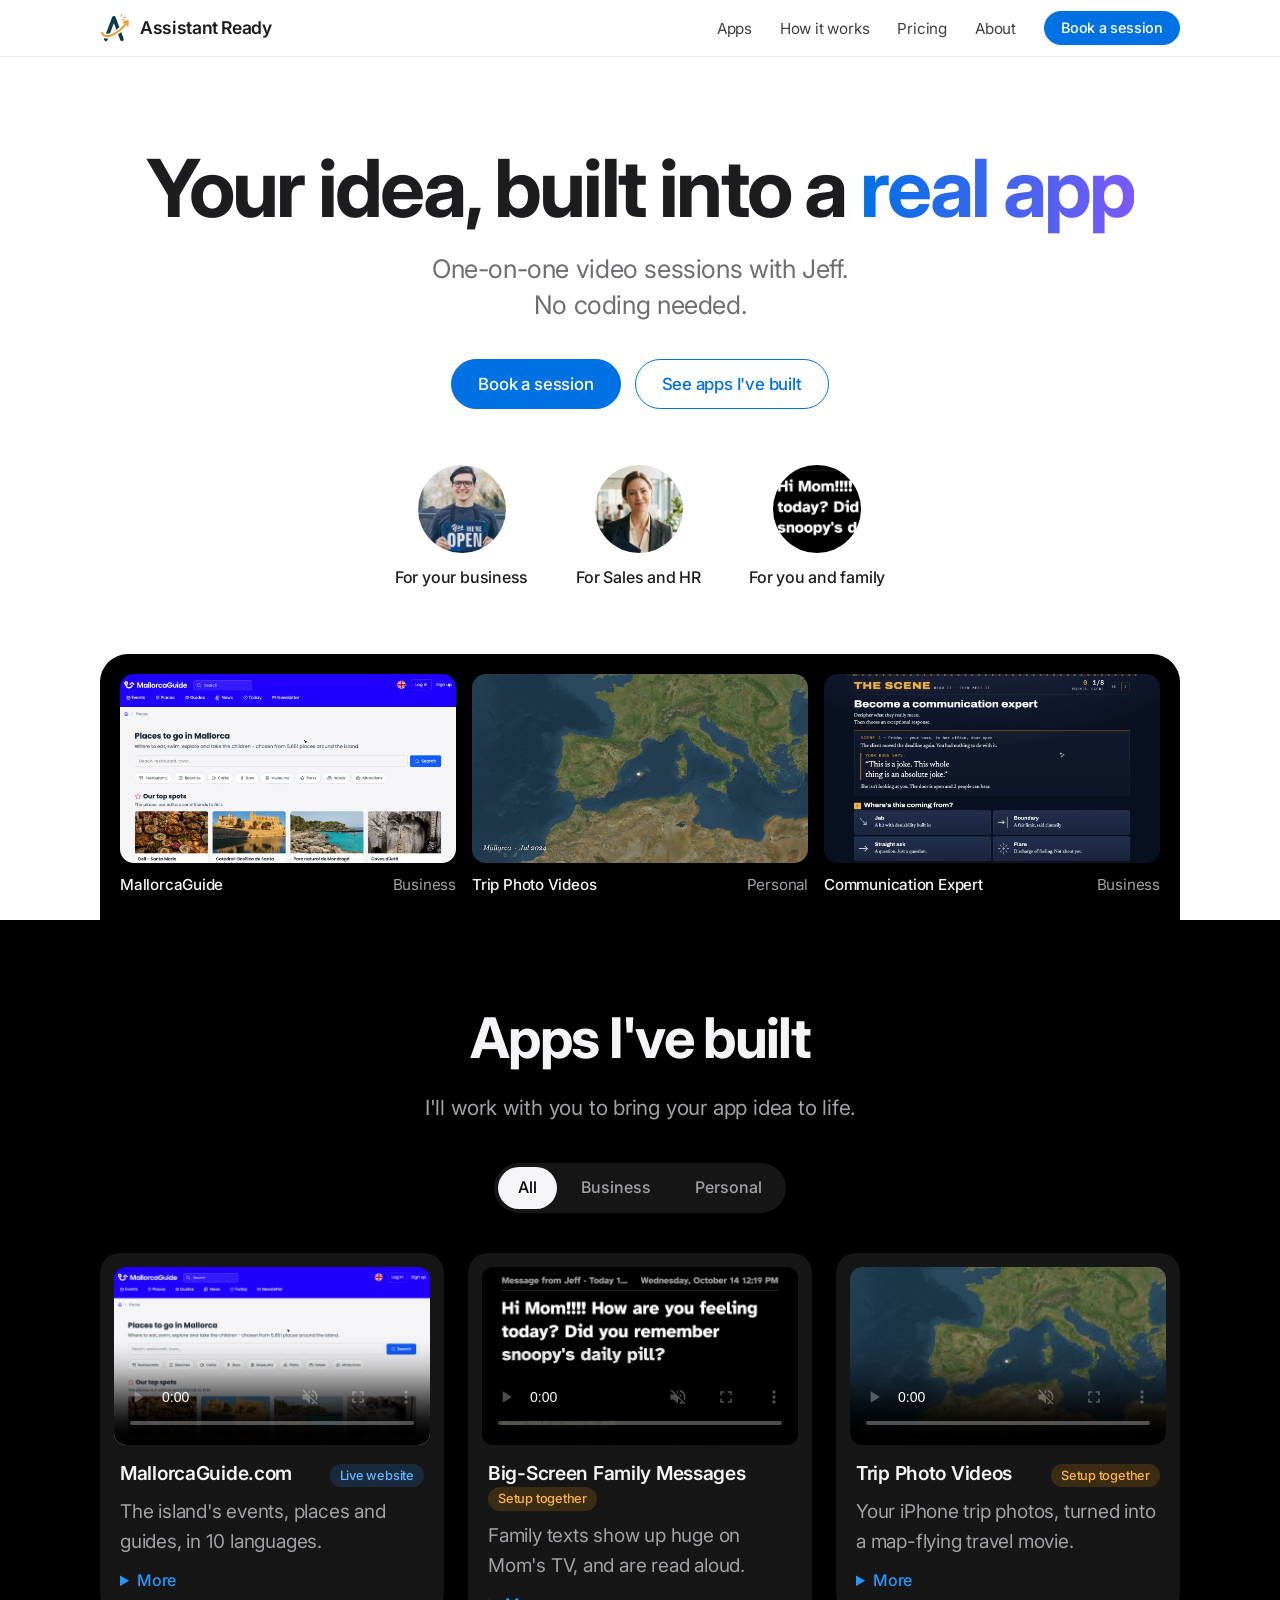
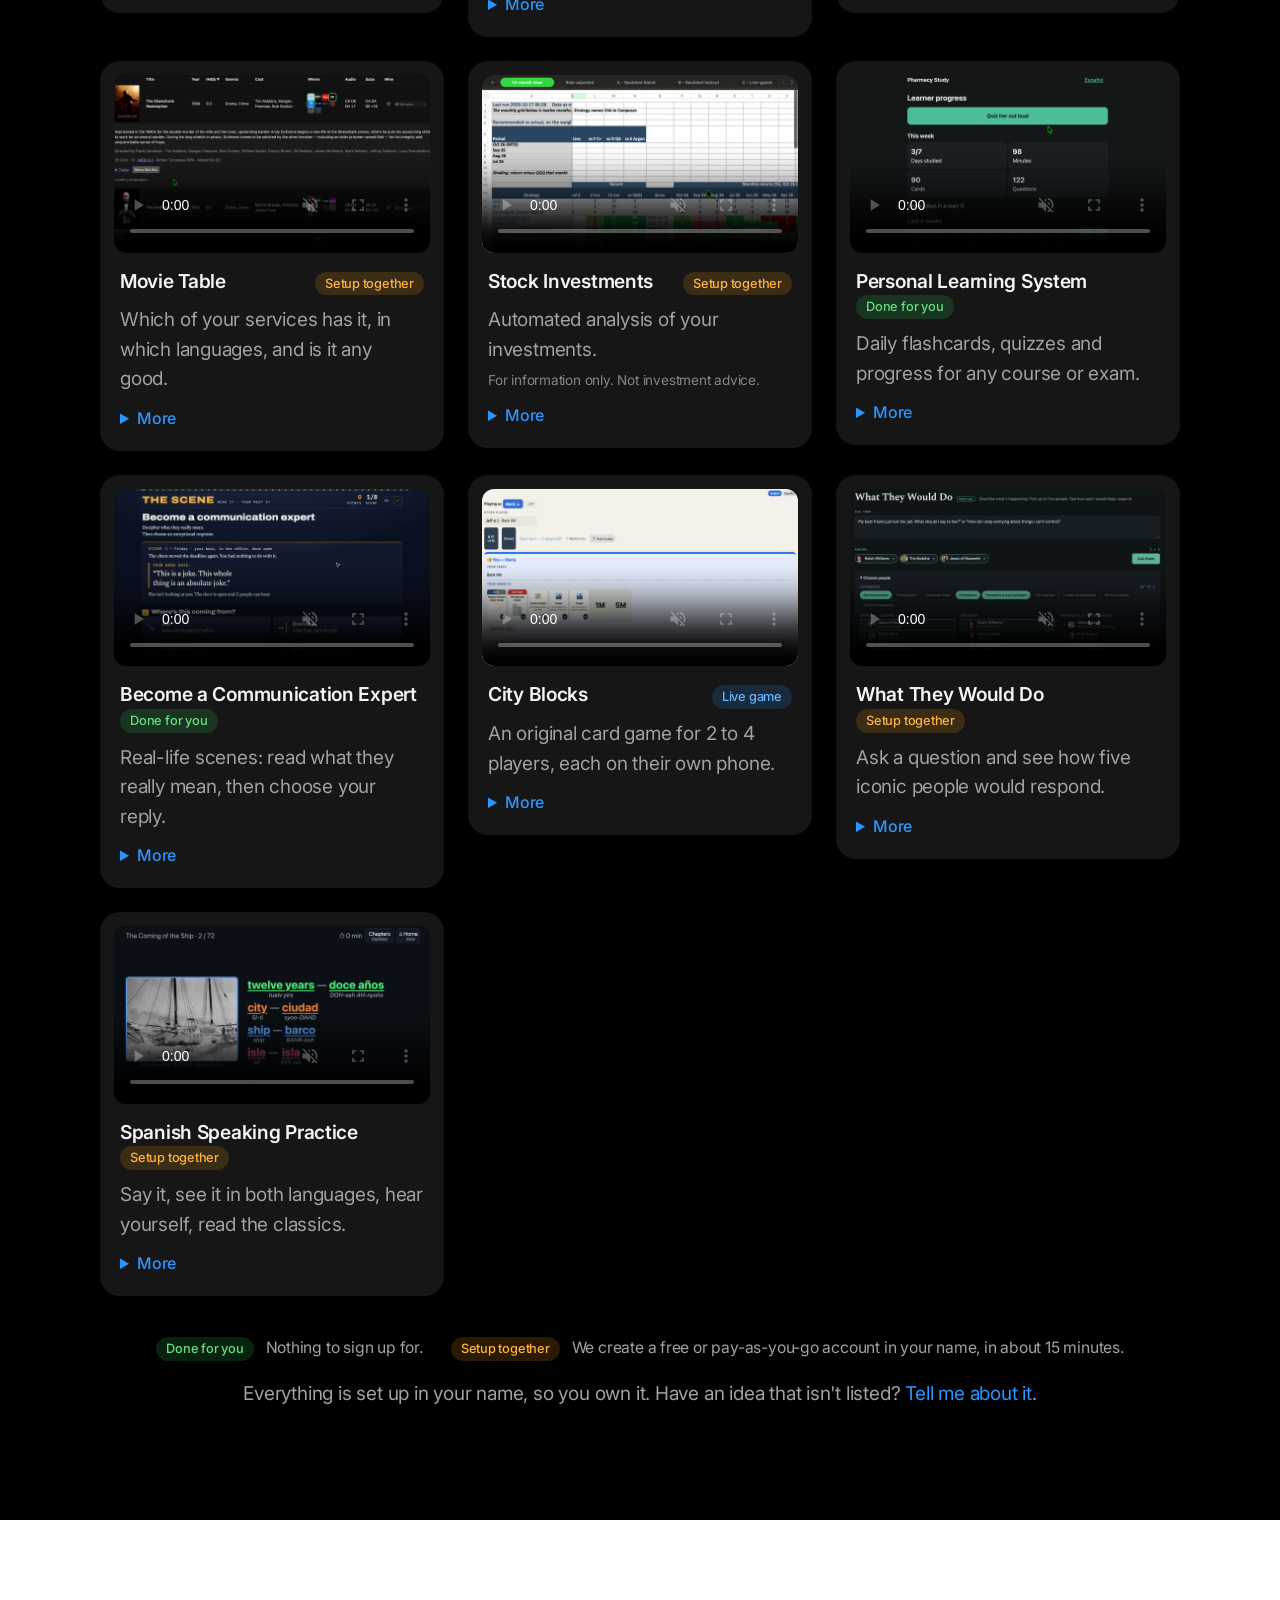
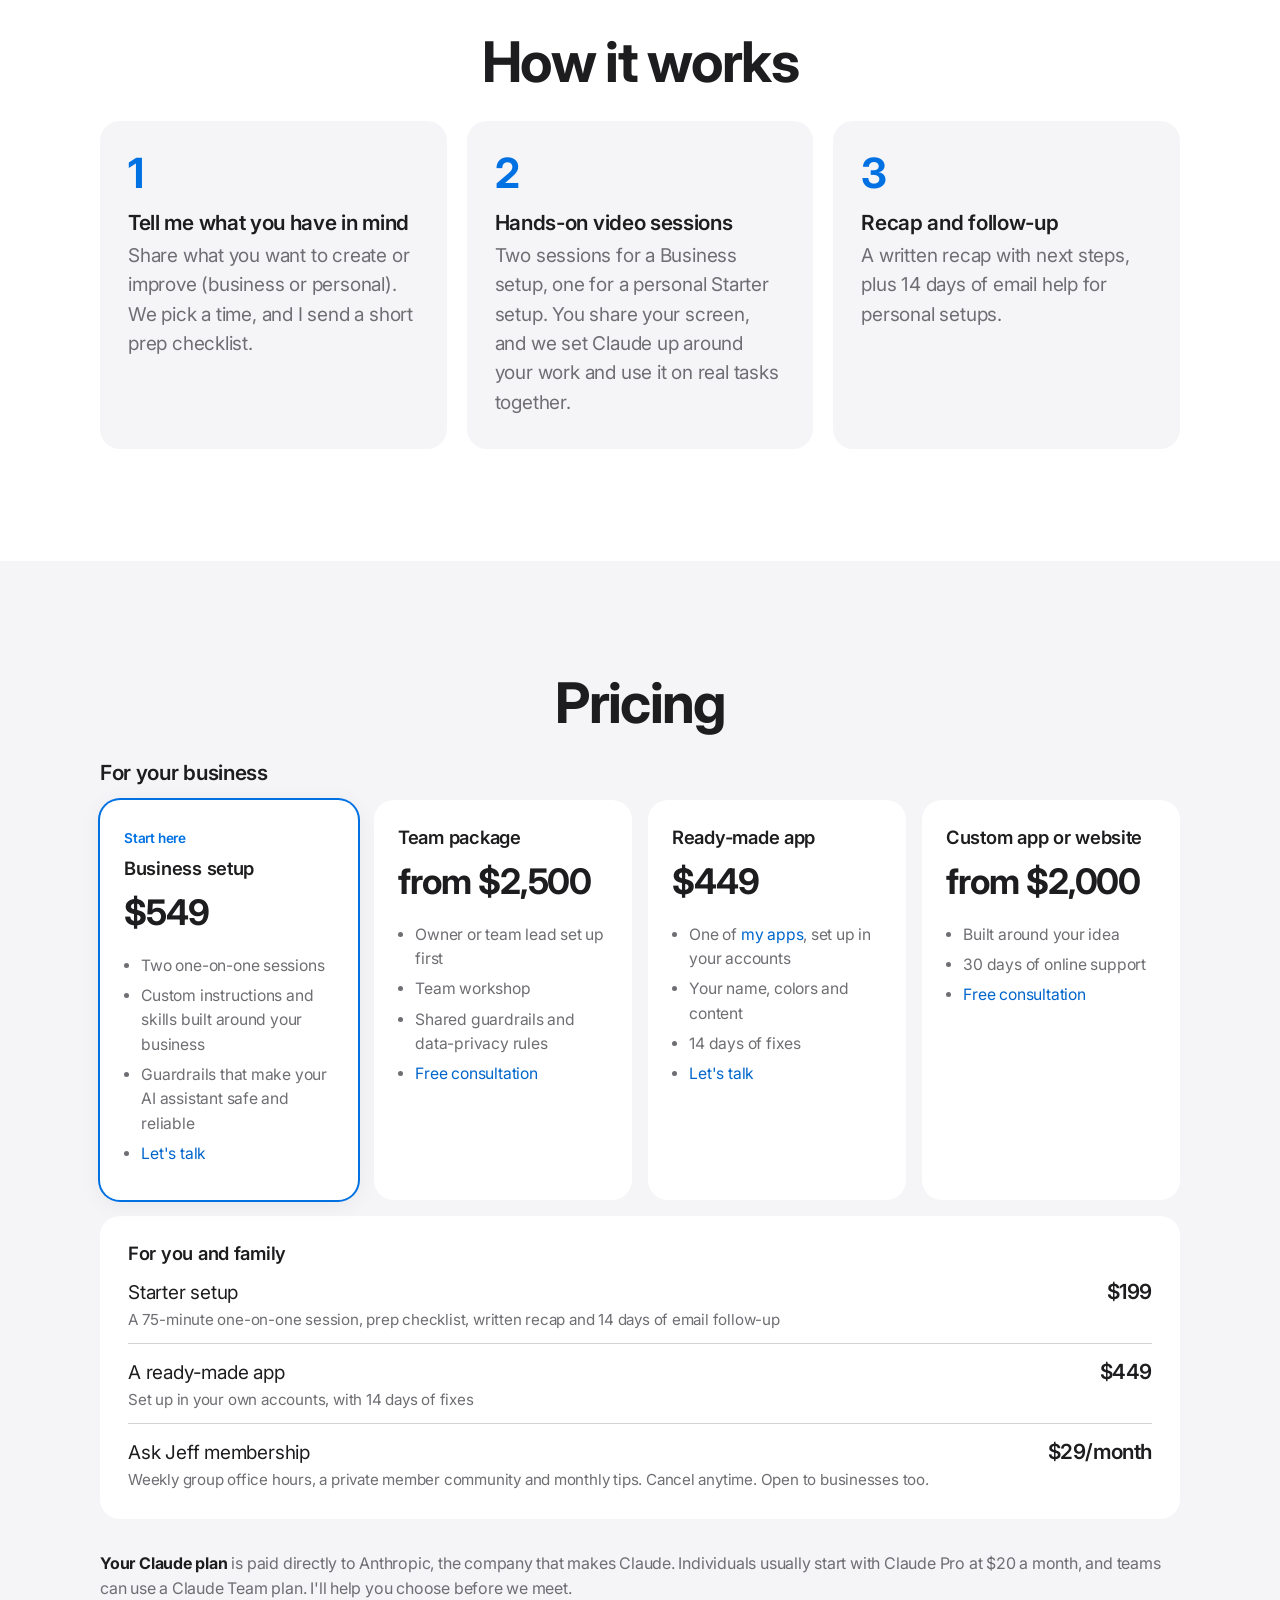
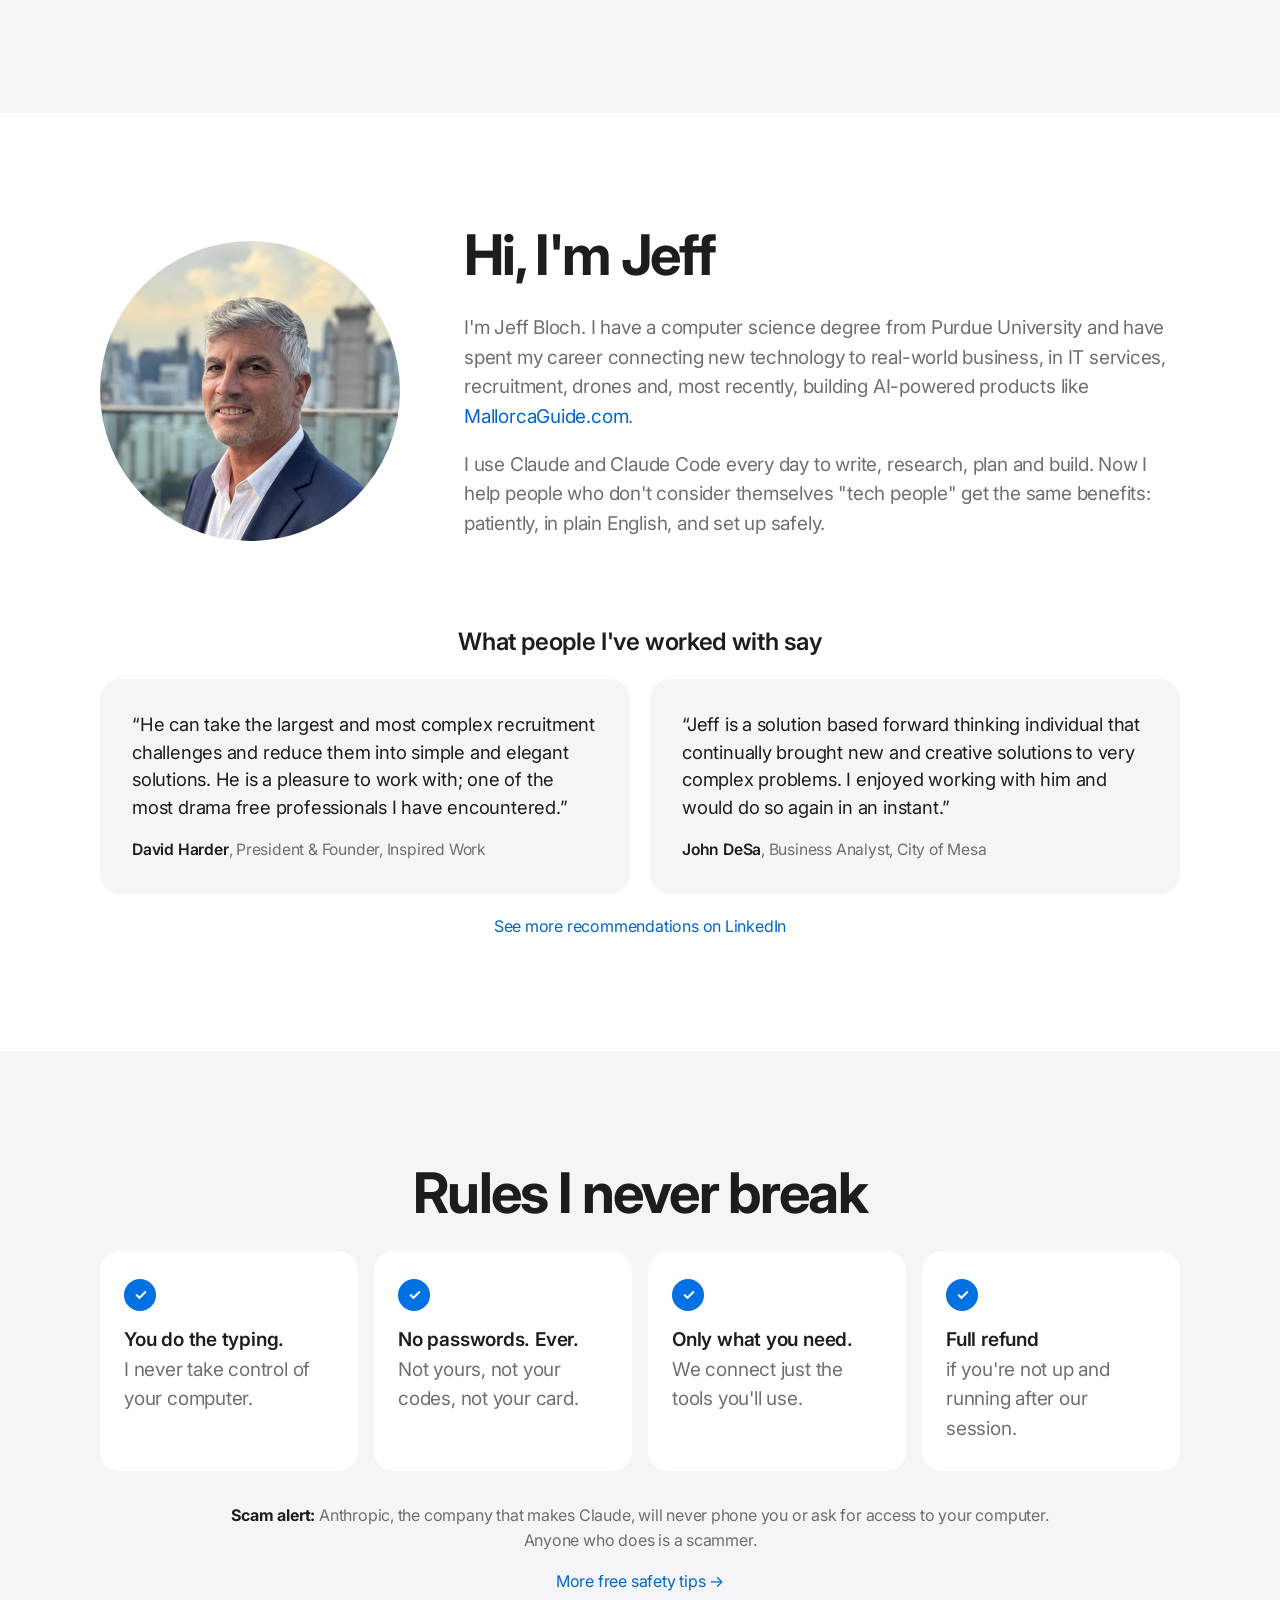
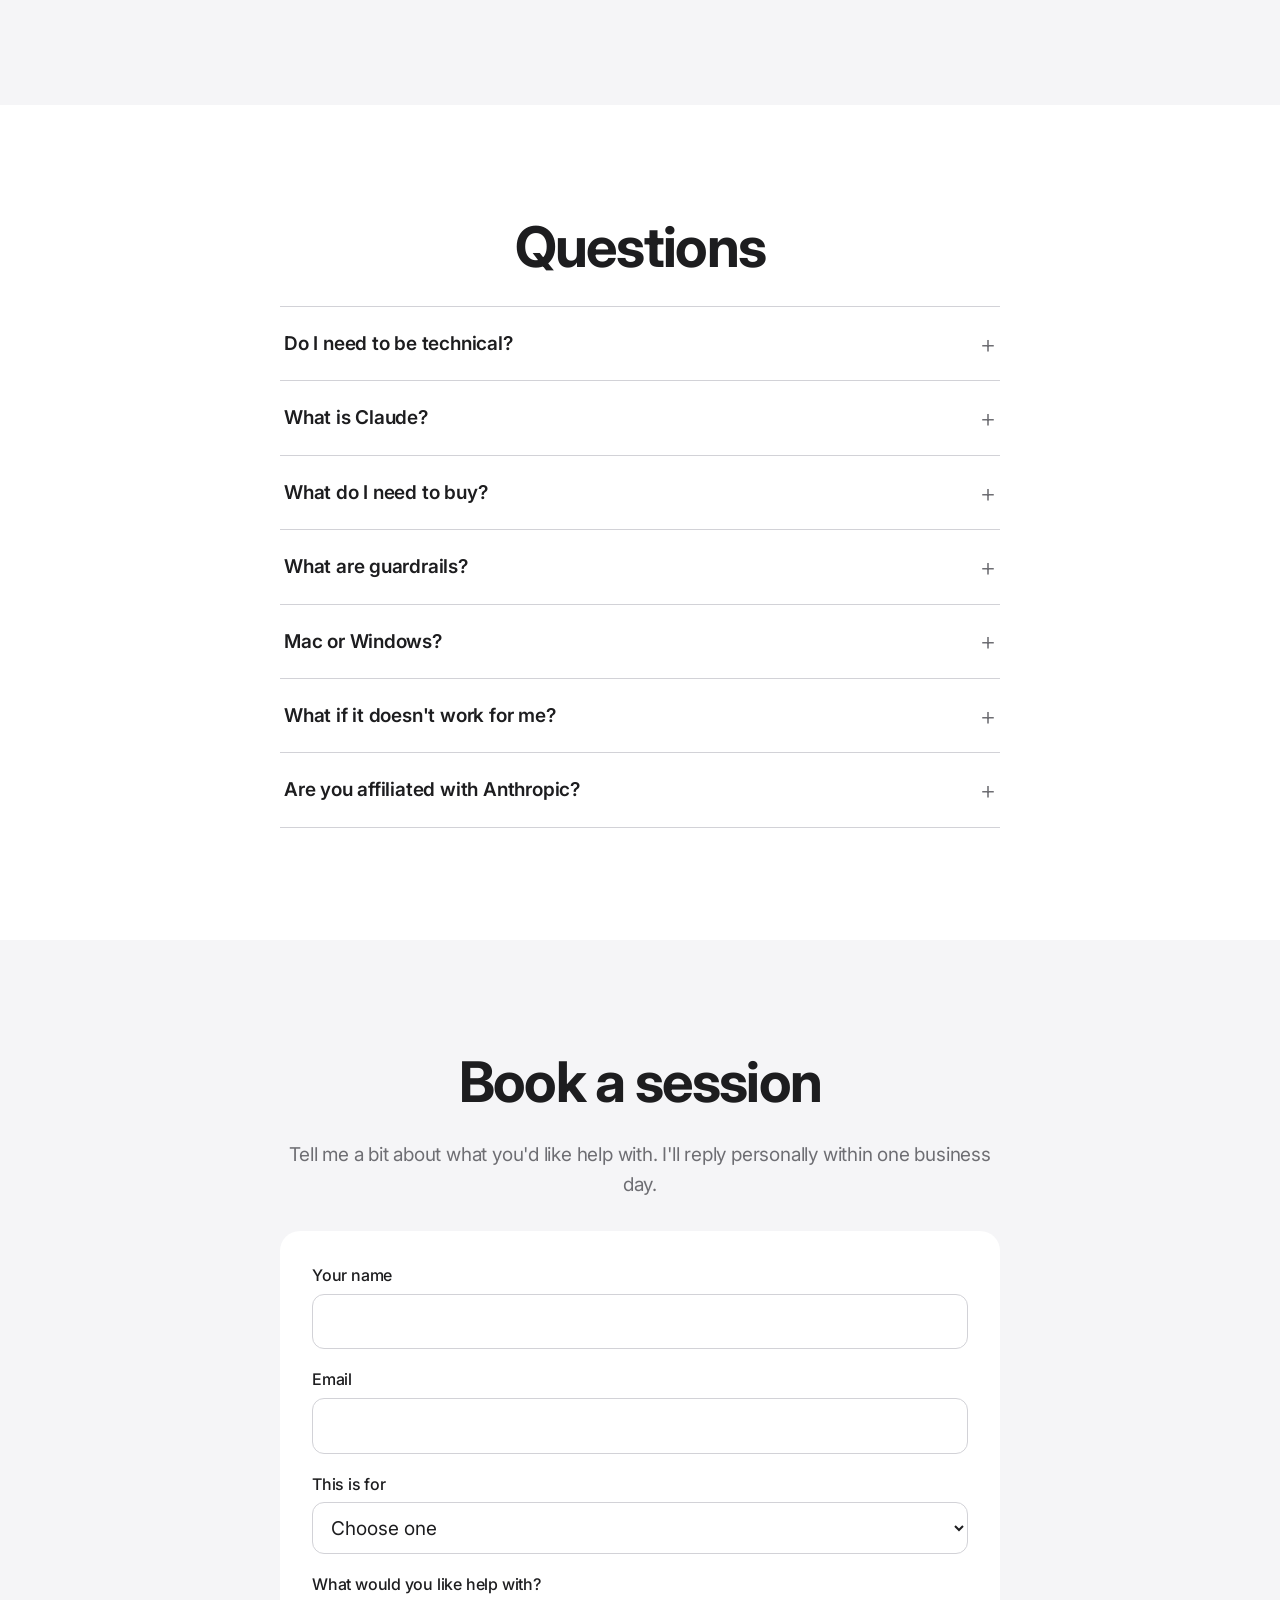
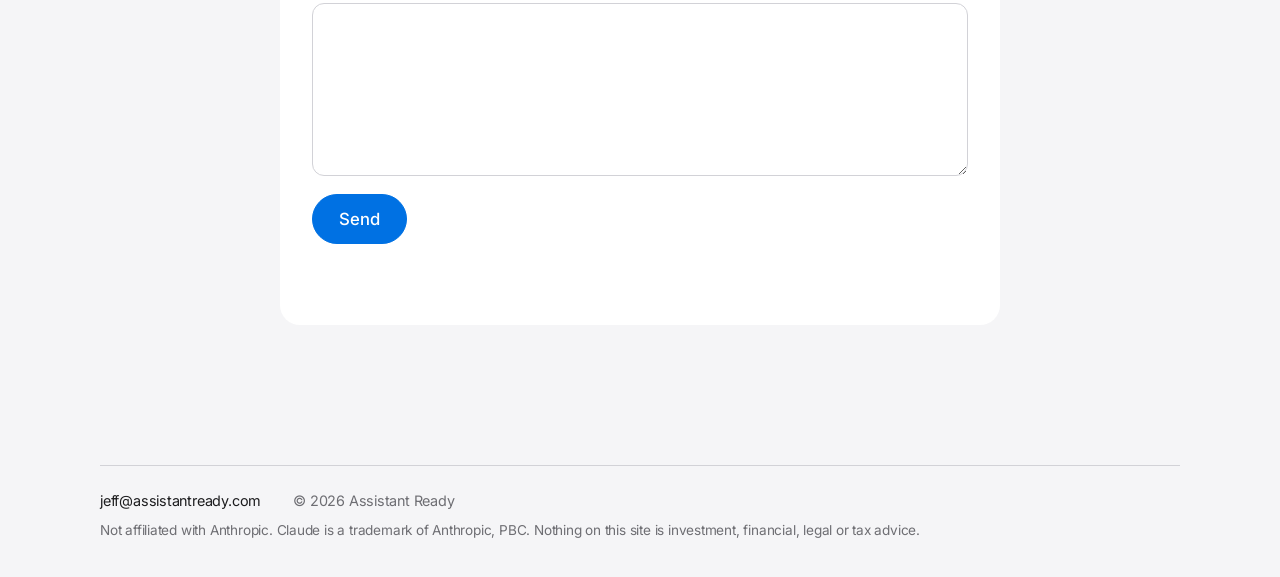
<file: index.html>
<!doctype html>
<html lang="en">
<head>
  <meta charset="utf-8">
  <meta name="viewport" content="width=device-width, initial-scale=1">
  <title>Assistant Ready — Your AI assistant set up safely, your ideas built into apps</title>
  <meta name="description" content="One-on-one video sessions that set up Claude, the AI assistant, for your business with guardrails that make it safe and reliable, then turn your ideas into websites and apps. For small businesses, sales and HR teams, and individuals.">
  <meta property="og:type" content="website">
  <meta property="og:url" content="https://assistantready.com/">
  <meta property="og:title" content="Assistant Ready — Your AI assistant set up safely, your ideas built into apps">
  <meta property="og:description" content="Patient, plain-English setup of Claude for small businesses, then your ideas built into websites and apps.">
  <meta property="og:image" content="https://assistantready.com/images/logo/og-image.png">
  <meta property="og:image:width" content="1200">
  <meta property="og:image:height" content="630">
  <meta name="twitter:card" content="summary_large_image">
  <meta name="theme-color" content="#ffffff">
  <link rel="icon" href="images/logo/icon.svg" type="image/svg+xml">
  <link rel="icon" href="images/logo/favicon-32.png" sizes="32x32" type="image/png">
  <link rel="apple-touch-icon" href="images/logo/apple-touch-icon.png">
  <link rel="preconnect" href="https://fonts.googleapis.com">
  <link rel="preconnect" href="https://fonts.gstatic.com" crossorigin>
  <link href="https://fonts.googleapis.com/css2?family=Inter:wght@400;500;600;700&display=swap" rel="stylesheet">
  <link rel="stylesheet" href="styles.css?v=10">
</head>
<body>
  <a class="skip-link" href="#main">Skip to content</a>

  <header class="site-header">
    <div class="container header-inner">
      <a href="#top" class="wordmark" aria-label="Assistant Ready home">
        <img src="images/logo/mark.svg" alt="" class="wordmark-mark" width="46" height="40">
        Assistant Ready
      </a>
      <nav aria-label="Main">
        <ul class="nav-links">
          <li><a href="#apps">Apps</a></li>
          <li><a href="#how">How it works</a></li>
          <li><a href="#pricing">Pricing</a></li>
          <li><a href="#about">About</a></li>
          <li><a href="#contact" class="btn btn-small">Book a session</a></li>
        </ul>
      </nav>
    </div>
  </header>

  <main id="main">
    <section class="hero" id="top">
      <div class="container hero-inner">
        <h1>Your idea, built into a <mark>real&nbsp;app</mark></h1>
        <p class="lead">One-on-one video sessions with Jeff.<br>No coding needed.</p>
        <div class="hero-actions">
          <a href="#contact" class="btn">Book a session</a>
          <a href="#apps" class="btn btn-ghost">See apps I've built</a>
        </div>
        <ul class="shortcuts" aria-label="Apps by who they're for">
          <li><a href="#apps" data-filter="business"><img src="images/shortcuts/business.jpg?v=2" alt="" width="96" height="96">For your business</a></li>
          <li><a href="#apps" data-filter="business"><img src="images/shortcuts/hr.jpg?v=4" alt="" width="96" height="96">For Sales and HR</a></li>
          <li><a href="#apps" data-filter="personal"><img src="images/shortcuts/family.jpg" alt="" width="96" height="96">For you and family</a></li>
        </ul>
      </div>
      <div class="container reel" aria-label="A few of the apps, playing">
        <figure><video src="images/projects/mallorcaguide-sample.mp4" poster="images/projects/mallorcaguide-sample-poster.jpg" width="1280" height="720" autoplay muted loop playsinline preload="metadata" aria-hidden="true"></video><figcaption>MallorcaGuide <span>Business</span></figcaption></figure>
        <figure><video src="images/apps/journey-sample.mp4" poster="images/apps/journey-sample-poster.jpg" width="1280" height="720" autoplay muted loop playsinline preload="metadata" aria-hidden="true"></video><figcaption>Trip Photo Videos <span>Personal</span></figcaption></figure>
        <figure><video src="images/apps/communication-expert-sample.mp4" poster="images/apps/communication-expert-sample-poster.jpg" width="1280" height="720" autoplay muted loop playsinline preload="metadata" aria-hidden="true"></video><figcaption>Communication Expert <span>Business</span></figcaption></figure>
      </div>
    </section>

    <section class="section band" id="apps" aria-labelledby="apps-title">
      <div class="container">
        <h2 id="apps-title">Apps I've built</h2>
        <p class="section-lead">I'll work with you to bring your app idea to life.</p>
        <div class="filters" role="group" aria-label="Show apps for">
          <button type="button" data-filter="all" aria-pressed="true">All</button>
          <button type="button" data-filter="business" aria-pressed="false">Business</button>
          <button type="button" data-filter="personal" aria-pressed="false">Personal</button>
        </div>
        <div class="app-grid">
          <article class="app-card" data-for="business">
            <div class="app-shot"><video src="images/projects/mallorcaguide-sample.mp4" poster="images/projects/mallorcaguide-sample-poster.jpg" width="1280" height="720" autoplay muted loop playsinline controls preload="metadata" aria-label="MallorcaGuide in use: scrolling through photo cards of top places, then choosing Beaches to see rated beaches around the island"></video></div>
            <div class="app-meta"><h3>MallorcaGuide.com</h3><span class="badge badge-live">Live website</span></div>
            <p>The island's events, places and guides, in 10 languages.</p>
            <details class="more"><summary>More</summary><p>A complete guide to the island of Mallorca: an events calendar, places, travel guides, news and a newsletter. Anyone can add an event or guide for free, and the site translates it into 10 languages. I co-founded MallorcaGuide, and it's built and maintained with the latest AI tools.</p><p><a href="https://mallorcaguide.com" target="_blank" rel="noopener">Visit MallorcaGuide.com <span aria-hidden="true">&#8599;</span><span class="sr-only"> (opens in a new tab)</span></a></p></details>
          </article>
          <article class="app-card" data-for="personal">
            <div class="app-shot"><video src="images/apps/family-messages-sample.mp4" poster="images/apps/family-messages-sample-poster.jpg" width="1280" height="720" autoplay muted loop playsinline controls preload="metadata" aria-label="Big-Screen Family Messages on a TV: a large clock and date, then pressing NEXT shows a message from Jeff in very large white text on black, with a prompt to press TALK to reply"></video></div>
            <div class="app-meta"><h3>Big-Screen Family Messages</h3><span class="badge badge-together">Setup together</span></div>
            <p>Family texts show up huge on Mom's TV, and are read aloud.</p>
            <details class="more"><summary>More</summary><p>For an aging parent who struggles with texting. Family send messages from their phones, and they appear on the TV in huge, clear text and are read aloud in a natural voice. One key records a spoken reply, and the family gets it with a written transcript.</p></details>
          </article>
          <article class="app-card" data-for="personal">
            <div class="app-shot"><video src="images/apps/journey-sample.mp4" poster="images/apps/journey-sample-poster.jpg" width="1280" height="720" autoplay muted loop playsinline controls preload="metadata" aria-label="Sample Trip Photo Video, opening on a satellite map pinned at Mallorca, July 2024"></video></div>
            <div class="app-meta"><h3>Trip Photo Videos</h3><span class="badge badge-together">Setup together</span></div>
            <p>Your iPhone trip photos, turned into a map-flying travel movie.</p>
            <details class="more"><summary>More</summary><p>It groups your photos by place, picks the best shots, skips screenshots and duplicates, and flies a map from one stop to the next with names and dates. Run it again after every trip.</p></details>
          </article>
          <article class="app-card" data-for="personal">
            <div class="app-shot"><video src="images/apps/movie-table-sample.mp4" poster="images/apps/movie-table-sample-poster.jpg" width="1280" height="720" autoplay muted loop playsinline controls preload="metadata" aria-label="Movie Table in use: opening top-rated movies to see the plot, cast, scores, and which streaming services carry each one with audio and subtitle languages"></video></div>
            <div class="app-meta"><h3>Movie Table</h3><span class="badge badge-together">Setup together</span></div>
            <p>Which of your services has it, in which languages, and is it any good.</p>
            <details class="more"><summary>More</summary><p>Find movies by genre, actor and rating, see which of your streaming services has them, with audio and subtitle languages, and IMDb and Rotten Tomatoes scores. Keep a shared watch list, rate what you've seen, and get "more like this" picks.</p></details>
          </article>
          <article class="app-card" data-for="personal">
            <div class="app-shot"><video src="images/apps/stock-investments-sample.mp4" poster="images/apps/stock-investments-sample-poster.jpg" width="1280" height="720" autoplay muted loop playsinline controls preload="metadata" aria-label="Stock Investments in use: a spreadsheet of investment strategies scrolling across 3- and 12-month returns, comparisons with QQQ, monthly returns shaded green and red, and a health note for each strategy"></video></div>
            <div class="app-meta"><h3>Stock Investments</h3><span class="badge badge-together">Setup together</span></div>
            <p>Automated analysis of your investments.</p>
            <p class="app-disclaimer">For information only. Not investment advice.</p>
            <details class="more"><summary>More</summary><p>Tracks the investments and strategies you choose, compares them with benchmarks like the S&amp;P 500 and Nasdaq-100, and flags any that are slipping. You make every decision.</p><p>This is a tool for organizing your own information. It is not investment, financial or tax advice, and I don't recommend investments. The figures in the video are for illustration only. Past performance doesn't predict future results, and all investing involves risk, including loss of money. Talk to a licensed financial adviser before making investment decisions.</p></details>
          </article>
          <article class="app-card" data-for="personal business">
            <div class="app-shot"><video src="images/apps/pharmacy-tech-study-sample.mp4" poster="images/apps/pharmacy-tech-study-sample-poster.jpg" width="1280" height="720" autoplay muted loop playsinline controls preload="metadata" aria-label="Personal Learning System in use, set up for a pharmacy technician course: weekly study progress, mock exam grades, course modules with progress bars, flashcard decks and digital skills help"></video></div>
            <div class="app-meta"><h3>Personal Learning System</h3><span class="badge badge-done">Done for you</span></div>
            <p>Daily flashcards, quizzes and progress for any course or exam.</p>
            <details class="more"><summary>More</summary><p>A daily study companion for any course, exam or new skill: flashcards scheduled for review, practice quizzes, summaries and progress for every module, in the languages you need.</p></details>
          </article>
          <article class="app-card" data-for="business personal">
            <div class="app-shot"><video src="images/apps/communication-expert-sample.mp4" poster="images/apps/communication-expert-sample-poster.jpg" width="1280" height="720" autoplay muted loop playsinline controls preload="metadata" aria-label="Become a Communication Expert in use: reading what a boss really means, choosing Flare, then choosing the Sage voice and seeing the strongest response"></video></div>
            <div class="app-meta"><h3>Become a Communication Expert</h3><span class="badge badge-done">Done for you</span></div>
            <p>Real-life scenes: read what they really mean, then choose your reply.</p>
            <details class="more"><summary>More</summary><p>A game of real-life scenes for employees, bosses, spouses and parents. Read what's really behind what someone says, then choose how to meet it, scoring points as you go. In English and Spanish.</p></details>
          </article>
          <article class="app-card" data-for="personal">
            <div class="app-shot"><video src="images/apps/city-blocks-sample.mp4" poster="images/apps/city-blocks-sample-poster.jpg" width="1280" height="720" autoplay muted loop playsinline controls preload="metadata" aria-label="City Blocks in use: two players take turns placing lots into colored neighborhoods and banking money cards, with the screen switching to whoever moves next"></video></div>
            <div class="app-meta"><h3>City Blocks</h3><span class="badge badge-live">Live game</span></div>
            <p>An original card game for 2 to 4 players, each on their own phone.</p>
            <details class="more"><summary>More</summary><p>Build three complete neighborhoods before your friends do. One player creates a room and shares a 4-letter code, and everyone joins from their own phone or computer. Nothing to install and no accounts. Play against yourself to learn, in English or Spanish. Have a game idea of your own? We can build it together.</p><p><a href="https://city-blocks-game.netlify.app/" target="_blank" rel="noopener">Play City Blocks <span aria-hidden="true">&#8599;</span><span class="sr-only"> (opens in a new tab)</span></a></p></details>
          </article>
          <article class="app-card" data-for="personal">
            <div class="app-shot"><video src="images/apps/what-they-would-do-sample.mp4" poster="images/apps/what-they-would-do-sample-poster.jpg" width="1280" height="720" autoplay muted loop playsinline controls preload="metadata" aria-label="What They Would Do in use: asking how to help a friend who lost her job, choosing Robin Williams, the Buddha, Jesus and Viktor Frankl, then pressing Ask them as each card starts thinking"></video></div>
            <div class="app-meta"><h3>What They Would Do</h3><span class="badge badge-together">Setup together</span></div>
            <p>Ask a question and see how five iconic people would respond.</p>
            <details class="more"><summary>More</summary><p>Describe what's happening, pick up to five people, from philosophers and spiritual leaders to business titans, comedians and fictional characters, and see how each would likely respond.</p></details>
          </article>
          <article class="app-card" data-for="personal">
            <div class="app-shot"><video src="images/apps/spanish-speaking-sample.mp4" poster="images/apps/spanish-speaking-sample-poster.jpg" width="1280" height="720" autoplay muted loop playsinline controls preload="metadata" aria-label="Spanish Speaking Practice reading mode: opening The Prophet, then key words with pictures and pronunciation, and each passage in English and Spanish with matching words color-coded"></video></div>
            <div class="app-meta"><h3>Spanish Speaking Practice</h3><span class="badge badge-together">Setup together</span></div>
            <p>Say it, see it in both languages, hear yourself, read the classics.</p>
            <details class="more"><summary>More</summary><p>Say a sentence, see it in English and Spanish with matching words color-coded, then say it again and hear your own recording. A 1-on-1 mode lets you hold a real conversation, and a reading mode takes you through short classic books, with pictures and how to say each key word.</p></details>
          </article>
        </div>
        <ul class="badge-key">
          <li><span class="badge badge-done">Done for you</span> Nothing to sign up for.</li>
          <li><span class="badge badge-together">Setup together</span> We create a free or pay-as-you-go account in your name, in about 15 minutes.</li>
        </ul>
        <p class="band-note">Everything is set up in your name, so you own it. Have an idea that isn't listed? <a href="#contact">Tell me about it</a>.</p>
      </div>
    </section>

    <section class="section" id="how" aria-labelledby="how-title">
      <div class="container">
        <h2 id="how-title">How it works</h2>
        <ol class="steps">
          <li>
            <h3>Tell me what you have in mind</h3>
            <p>Share what you want to create or improve (business or personal). We pick a time, and I send a short prep checklist.</p>
          </li>
          <li>
            <h3>Hands-on video sessions</h3>
            <p>Two sessions for a Business setup, one for a personal Starter setup. You share your screen, and we set Claude up around your work and use it on real tasks together.</p>
          </li>
          <li>
            <h3>Recap and follow-up</h3>
            <p>A written recap with next steps, plus 14 days of email help for personal setups.</p>
          </li>
        </ol>
      </div>
    </section>

    <section class="section section-tint" id="pricing" aria-labelledby="pricing-title">
      <div class="container">
        <h2 id="pricing-title">Pricing</h2>
        <h3 class="price-group">For your business</h3>
        <div class="cards four">
          <article class="card price-card featured">
            <p class="tag">Start here</p>
            <h3>Business setup</h3>
            <p class="price">$549</p>
            <ul>
              <li>Two one-on-one sessions</li>
              <li>Custom instructions and skills built around your business</li>
              <li>Guardrails that make your AI assistant safe and reliable</li>
              <li><a href="#contact">Let's talk</a></li>
            </ul>
          </article>
          <article class="card price-card">
            <h3>Team package</h3>
            <p class="price">from $2,500</p>
            <ul>
              <li>Owner or team lead set up first</li>
              <li>Team workshop</li>
              <li>Shared guardrails and data-privacy rules</li>
              <li><a href="#contact">Free consultation</a></li>
            </ul>
          </article>
          <article class="card price-card">
            <h3>Ready-made app</h3>
            <p class="price">$449</p>
            <ul>
              <li>One of <a href="#apps">my apps</a>, set up in your accounts</li>
              <li>Your name, colors and content</li>
              <li>14 days of fixes</li>
              <li><a href="#contact">Let's talk</a></li>
            </ul>
          </article>
          <article class="card price-card">
            <h3>Custom app or website</h3>
            <p class="price">from $2,000</p>
            <ul>
              <li>Built around your idea</li>
              <li>30 days of online support</li>
              <li><a href="#contact">Free consultation</a></li>
            </ul>
          </article>
        </div>
        <div class="build-line">
          <h3>For you and family</h3>
          <ul>
            <li><span>Starter setup <small>A 75-minute one-on-one session, prep checklist, written recap and 14 days of email follow-up</small></span> <strong>$199</strong></li>
            <li><span>A ready-made app <small>Set up in your own accounts, with 14 days of fixes</small></span> <strong>$449</strong></li>
            <li><span>Ask Jeff membership <small>Weekly group office hours, a private member community and monthly tips. Cancel anytime. Open to businesses too.</small></span> <strong>$29/month</strong></li>
          </ul>
        </div>
        <div class="price-notes">
          <p><strong>Your Claude plan</strong> is paid directly to Anthropic, the company that makes Claude. Individuals usually start with Claude Pro at $20 a month, and teams can use a Claude Team plan. I'll help you choose before we meet.</p>
        </div>
      </div>
    </section>

    <section class="section" id="about" aria-labelledby="about-title">
      <div class="container about">
        <img src="images/jeff.jpg" alt="Jeff Bloch" class="about-photo" width="600" height="600" loading="lazy">
        <div>
          <h2 id="about-title">Hi, I'm Jeff</h2>
          <p>I'm Jeff Bloch. I have a computer science degree from Purdue University and have spent my career connecting new technology to real-world business, in IT services, recruitment, drones and, most recently, building AI-powered products like <a href="https://mallorcaguide.com" target="_blank" rel="noopener">MallorcaGuide.com</a>.</p>
          <p>I use Claude and Claude Code every day to write, research, plan and build. Now I help people who don't consider themselves "tech people" get the same benefits: patiently, in plain English, and set up safely.</p>
        </div>
      </div>
      <div class="container">
        <h3 class="quotes-title">What people I've worked with say</h3>
        <div class="quotes">
          <figure class="quote">
            <blockquote><p>&ldquo;He can take the largest and most complex recruitment challenges and reduce them into simple and elegant solutions. He is a pleasure to work with; one of the most drama free professionals I have encountered.&rdquo;</p></blockquote>
            <figcaption><strong>David Harder</strong>, President &amp; Founder, Inspired Work</figcaption>
          </figure>
          <figure class="quote">
            <blockquote><p>&ldquo;Jeff is a solution based forward thinking individual that continually brought new and creative solutions to very complex problems. I enjoyed working with him and would do so again in an instant.&rdquo;</p></blockquote>
            <figcaption><strong>John DeSa</strong>, Business Analyst, City of Mesa</figcaption>
          </figure>
        </div>
        <p class="quotes-source"><a href="https://www.linkedin.com/in/jeffbloch/" target="_blank" rel="noopener">See more recommendations on LinkedIn</a></p>
      </div>
    </section>

    <section class="section section-tint" id="safety" aria-labelledby="safety-title">
      <div class="container">
        <h2 id="safety-title">Rules I never break</h2>
        <ul class="promises">
          <li><p><strong>You do the typing.</strong> I never take control of your computer.</p></li>
          <li><p><strong>No passwords. Ever.</strong> Not yours, not your codes, not your card.</p></li>
          <li><p><strong>Only what you need.</strong> We connect just the tools you'll use.</p></li>
          <li><p><strong>Full refund</strong> if you're not up and running after our session.</p></li>
        </ul>
        <p class="scam-note"><strong>Scam alert:</strong> Anthropic, the company that makes Claude, will never phone you or ask for access to your computer. Anyone who does is a scammer.</p>
        <p class="safety-more"><a href="safety.html">More free safety tips &rarr;</a></p>
      </div>
    </section>

    <section class="section" id="faq" aria-labelledby="faq-title">
      <div class="container narrow">
        <h2 id="faq-title">Questions</h2>
        <details>
          <summary>Do I need to be technical?</summary>
          <p>Not at all. If you can use email and join a video call, you're ready. We go at your pace, in plain English.</p>
        </details>
        <details>
          <summary>What is Claude?</summary>
          <p>Claude is an AI assistant made by Anthropic. You can talk to it like a very capable helper: it writes, researches, summarizes, organizes and can work with your files and apps. Claude Code is a more advanced version that can build things for you, like simple tools and websites.</p>
        </details>
        <details>
          <summary>What do I need to buy?</summary>
          <p>A Claude plan, paid directly to Anthropic. Claude Pro at $20 a month is right for most people. If you're using it for work, check first whether your company already has a Claude plan. I'll help you choose before we meet.</p>
        </details>
        <details>
          <summary>What are guardrails?</summary>
          <p>Guardrails are the rules we build into your setup that make your AI assistant safe and reliable: it reaches only the tools you connect, keeps private information out of places it doesn't belong, checks with you before sending or deleting anything, and follows your business's way of doing things every time.</p>
        </details>
        <details>
          <summary>Mac or Windows?</summary>
          <p>Either works. You'll need a laptop or desktop computer (not a tablet) for the session. The Claude phone app is a nice extra.</p>
        </details>
        <details>
          <summary>What if it doesn't work for me?</summary>
          <p>If you're not up and running by the end of our session, you get a full refund.</p>
        </details>
        <details>
          <summary>Are you affiliated with Anthropic?</summary>
          <p>No. Assistant Ready is an independent business. I'm a daily Claude user who helps others get set up.</p>
        </details>
      </div>
    </section>

    <section class="section contact-band" id="contact" aria-labelledby="contact-title">
      <div class="container narrow">
        <h2 id="contact-title">Book a session</h2>
        <p>Tell me a bit about what you'd like help with. I'll reply personally within one business day.</p>

        <form id="contact-form" class="contact-form" action="https://api.web3forms.com/submit" method="POST" novalidate>
          <!-- Web3Forms public access key (safe to publish; it can only send to Jeff's inbox). -->
          <input type="hidden" name="access_key" value="2c6af989-4af8-4e71-8b20-e5d7b0dc5b98">
          <input type="hidden" name="subject" value="New inquiry from assistantready.com">
          <input type="hidden" name="from_name" value="Assistant Ready website">
          <input type="checkbox" name="botcheck" class="honeypot" tabindex="-1" autocomplete="off" aria-hidden="true">

          <div class="field">
            <label for="name">Your name</label>
            <input id="name" name="name" type="text" autocomplete="name" required>
          </div>
          <div class="field">
            <label for="email">Email</label>
            <input id="email" name="email" type="email" autocomplete="email" required>
          </div>
          <div class="field">
            <label for="segment">This is for</label>
            <select id="segment" name="segment" required>
              <option value="" selected disabled>Choose one</option>
              <option>My small business</option>
              <option>Sales or HR work</option>
              <option>A team or company</option>
              <option>A ready-made website or app</option>
              <option>Personal use</option>
            </select>
          </div>
          <div class="field">
            <label for="message">What would you like help with?</label>
            <textarea id="message" name="message" rows="5" required></textarea>
          </div>
          <button type="submit" class="btn">Send</button>
          <p class="form-status" role="status" aria-live="polite"></p>
        </form>
      </div>
    </section>
  </main>

  <footer class="site-footer">
    <div class="container footer-inner">
      <p><a href="mailto:jeff@assistantready.com">jeff@assistantready.com</a></p>
      <p>© 2026 Assistant Ready</p>
      <p class="disclaimer">Not affiliated with Anthropic. Claude is a trademark of Anthropic, PBC. Nothing on this site is investment, financial, legal or tax advice.</p>
    </div>
  </footer>

  <script src="form.js"></script>
  <script src="site.js?v=4"></script>
</body>
</html>
</file>
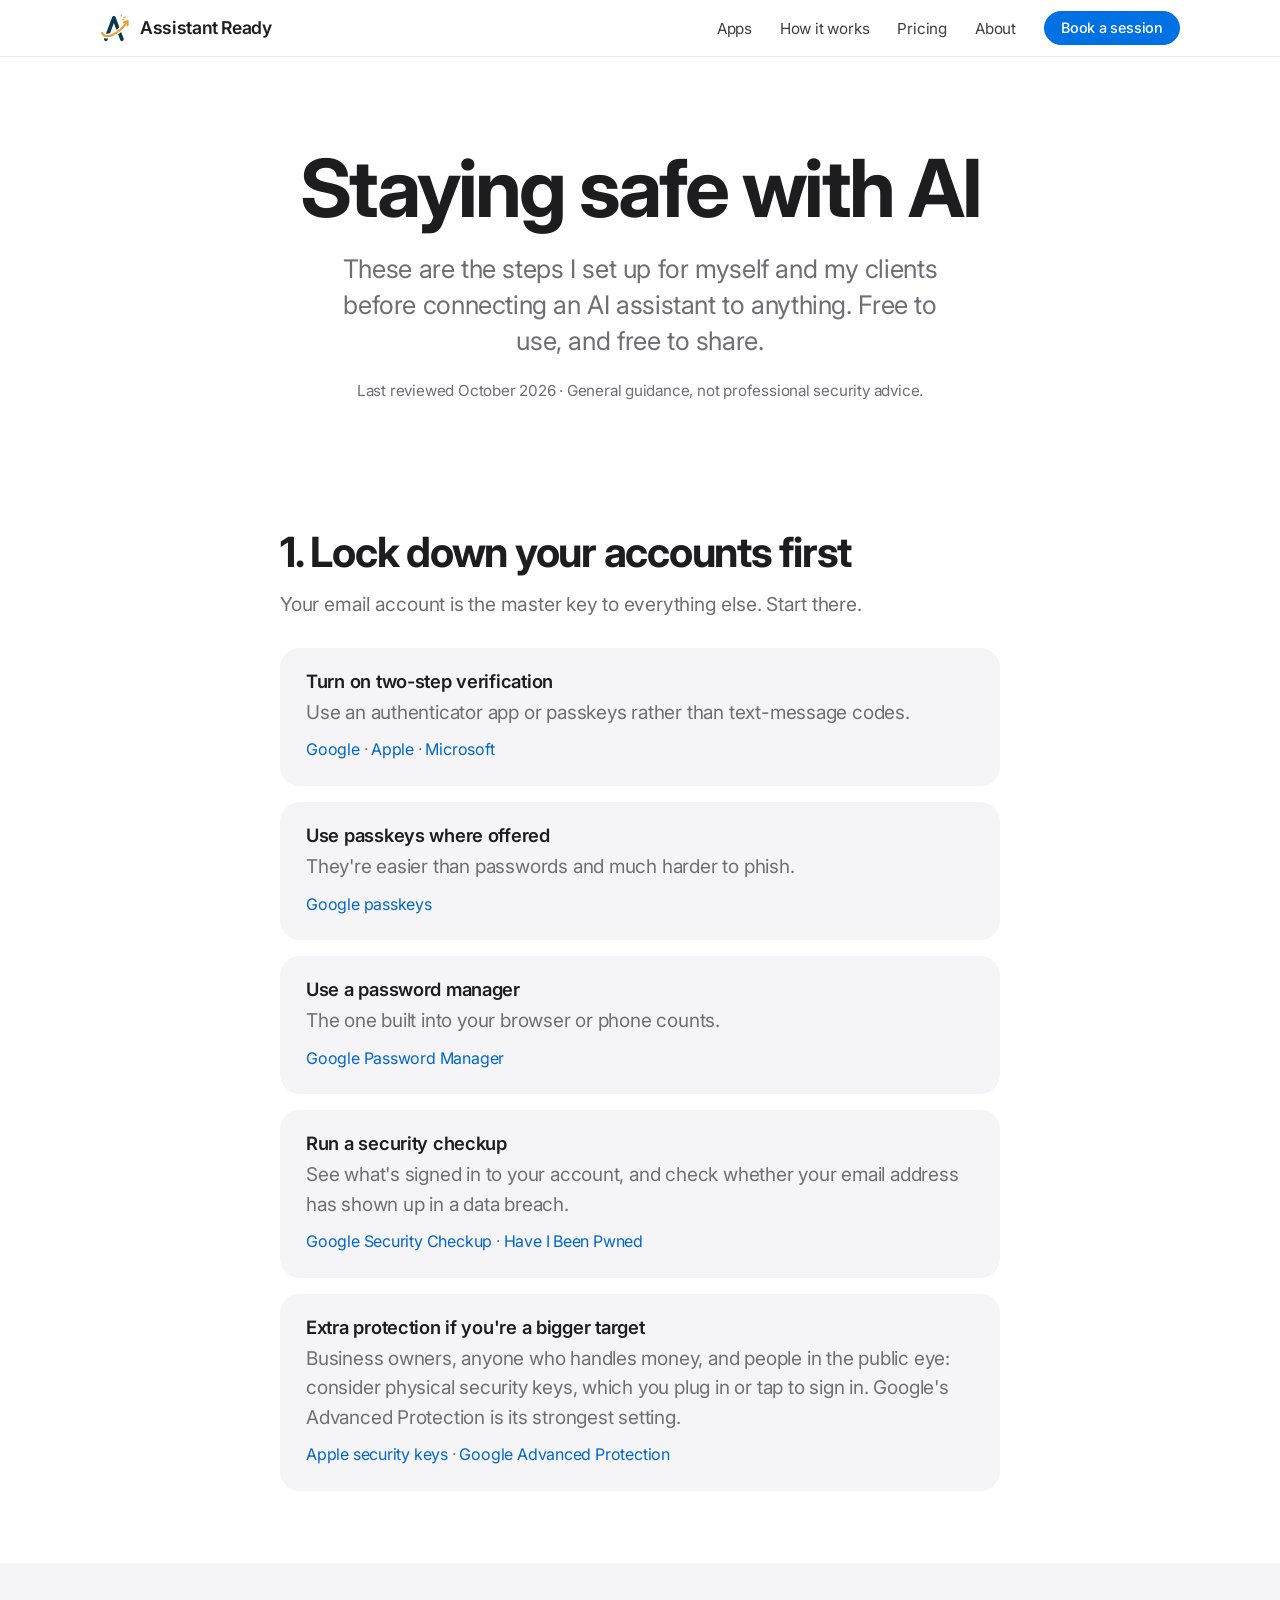
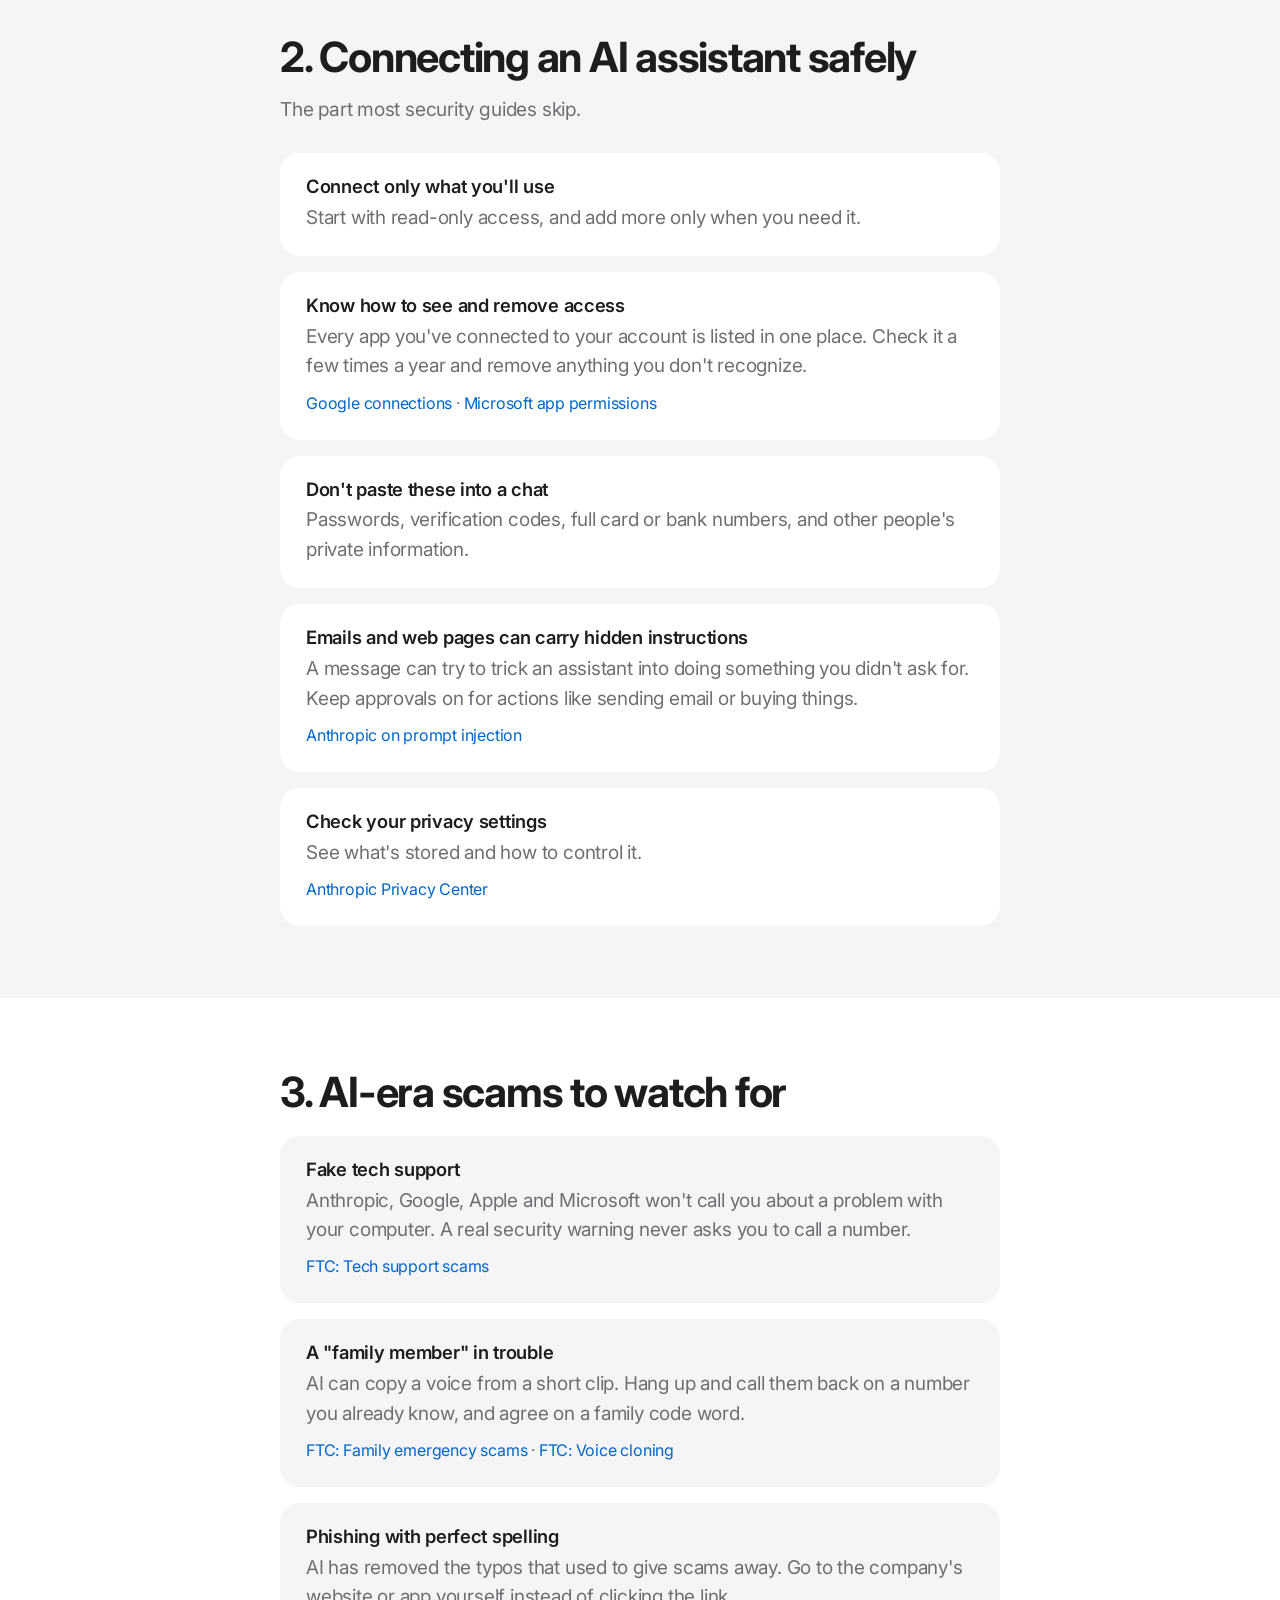
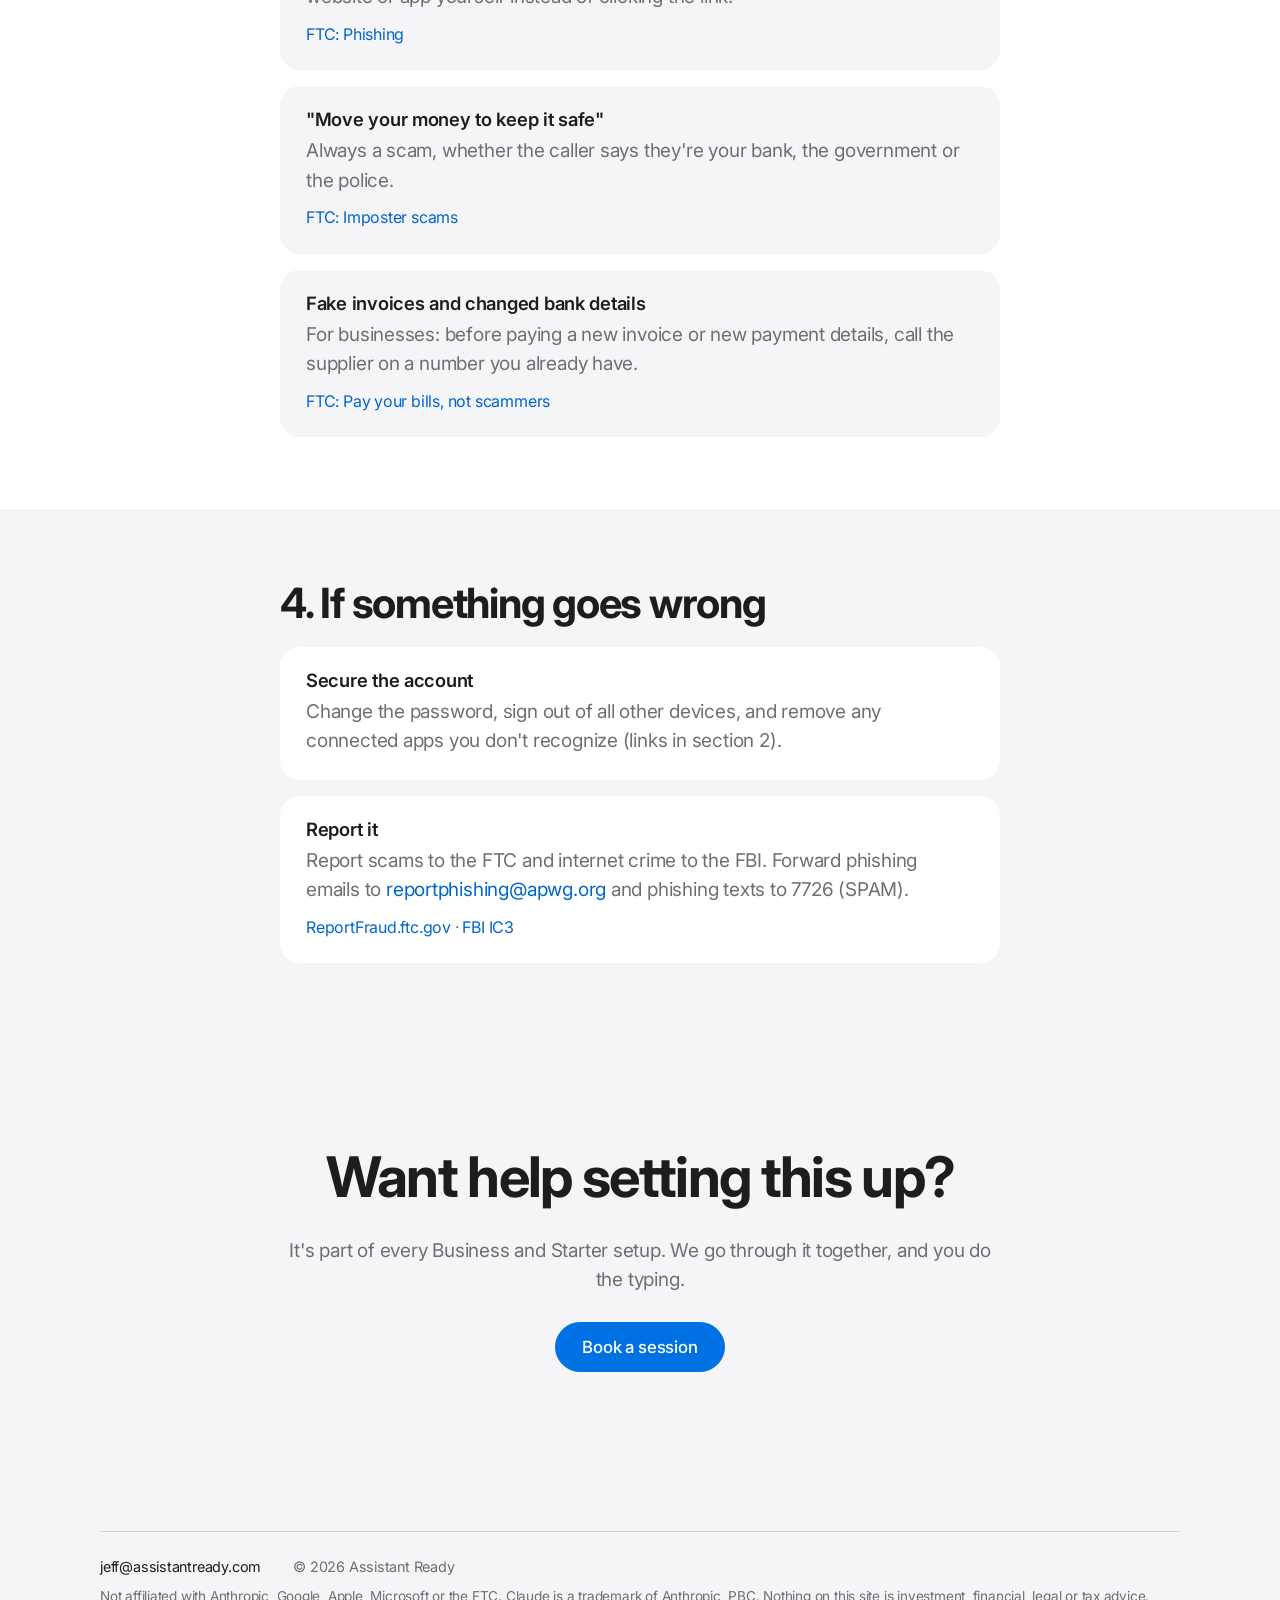
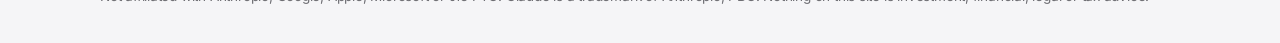
<file: safety.html>
<!doctype html>
<html lang="en">
<head>
  <meta charset="utf-8">
  <meta name="viewport" content="width=device-width, initial-scale=1">
  <title>Staying safe with AI — Assistant Ready</title>
  <meta name="description" content="Free, plain-English safety tips for using an AI assistant: lock down your accounts, connect AI tools carefully, and spot AI-era scams. With links to official guides.">
  <meta property="og:type" content="article">
  <meta property="og:url" content="https://assistantready.com/safety.html">
  <meta property="og:title" content="Staying safe with AI — Assistant Ready">
  <meta property="og:description" content="Free, plain-English safety tips for using an AI assistant, with links to official guides.">
  <meta property="og:image" content="https://assistantready.com/images/logo/og-image.png">
  <meta property="og:image:width" content="1200">
  <meta property="og:image:height" content="630">
  <meta name="twitter:card" content="summary_large_image">
  <meta name="theme-color" content="#ffffff">
  <link rel="icon" href="images/logo/icon.svg" type="image/svg+xml">
  <link rel="icon" href="images/logo/favicon-32.png" sizes="32x32" type="image/png">
  <link rel="apple-touch-icon" href="images/logo/apple-touch-icon.png">
  <link rel="preconnect" href="https://fonts.googleapis.com">
  <link rel="preconnect" href="https://fonts.gstatic.com" crossorigin>
  <link href="https://fonts.googleapis.com/css2?family=Inter:wght@400;500;600;700&display=swap" rel="stylesheet">
  <link rel="stylesheet" href="styles.css?v=10">
</head>
<body>
  <a class="skip-link" href="#main">Skip to content</a>

  <header class="site-header">
    <div class="container header-inner">
      <a href="index.html" class="wordmark" aria-label="Assistant Ready home">
        <img src="images/logo/mark.svg" alt="" class="wordmark-mark" width="46" height="40">
        Assistant Ready
      </a>
      <nav aria-label="Main">
        <ul class="nav-links">
          <li><a href="index.html#apps">Apps</a></li>
          <li><a href="index.html#how">How it works</a></li>
          <li><a href="index.html#pricing">Pricing</a></li>
          <li><a href="index.html#about">About</a></li>
          <li><a href="index.html#contact" class="btn btn-small">Book a session</a></li>
        </ul>
      </nav>
    </div>
  </header>

  <main id="main">
    <section class="guide-intro">
      <div class="container narrow">
        <h1>Staying safe with AI</h1>
        <p class="lead">These are the steps I set up for myself and my clients before connecting an AI assistant to anything. Free to use, and free to share.</p>
        <p class="guide-meta">Last reviewed October 2026 · General guidance, not professional security advice.</p>
      </div>
    </section>

    <section class="guide-section" aria-labelledby="accounts-title">
      <div class="container narrow">
        <h2 id="accounts-title">1. Lock down your accounts first</h2>
        <p class="guide-lead">Your email account is the master key to everything else. Start there.</p>
        <ul class="tips">
          <li>
            <h3>Turn on two-step verification</h3>
            <p>Use an authenticator app or passkeys rather than text-message codes.</p>
            <p class="tip-links"><a href="https://support.google.com/accounts/answer/185839" target="_blank" rel="noopener">Google</a> · <a href="https://support.apple.com/en-us/102660" target="_blank" rel="noopener">Apple</a> · <a href="https://support.microsoft.com/en-us/account-billing/how-to-use-two-step-verification-with-your-microsoft-account-c7910146-672f-01e9-50a0-93b4585e7eb4" target="_blank" rel="noopener">Microsoft</a></p>
          </li>
          <li>
            <h3>Use passkeys where offered</h3>
            <p>They're easier than passwords and much harder to phish.</p>
            <p class="tip-links"><a href="https://support.google.com/accounts/answer/13548313" target="_blank" rel="noopener">Google passkeys</a></p>
          </li>
          <li>
            <h3>Use a password manager</h3>
            <p>The one built into your browser or phone counts.</p>
            <p class="tip-links"><a href="https://passwords.google.com" target="_blank" rel="noopener">Google Password Manager</a></p>
          </li>
          <li>
            <h3>Run a security checkup</h3>
            <p>See what's signed in to your account, and check whether your email address has shown up in a data breach.</p>
            <p class="tip-links"><a href="https://myaccount.google.com/security-checkup" target="_blank" rel="noopener">Google Security Checkup</a> · <a href="https://haveibeenpwned.com" target="_blank" rel="noopener">Have I Been Pwned</a></p>
          </li>
          <li>
            <h3>Extra protection if you're a bigger target</h3>
            <p>Business owners, anyone who handles money, and people in the public eye: consider physical security keys, which you plug in or tap to sign in. Google's Advanced Protection is its strongest setting.</p>
            <p class="tip-links"><a href="https://support.apple.com/en-us/102637" target="_blank" rel="noopener">Apple security keys</a> · <a href="https://landing.google.com/advancedprotection/" target="_blank" rel="noopener">Google Advanced Protection</a></p>
          </li>
        </ul>
      </div>
    </section>

    <section class="guide-section section-tint" aria-labelledby="connect-title">
      <div class="container narrow">
        <h2 id="connect-title">2. Connecting an AI assistant safely</h2>
        <p class="guide-lead">The part most security guides skip.</p>
        <ul class="tips">
          <li>
            <h3>Connect only what you'll use</h3>
            <p>Start with read-only access, and add more only when you need it.</p>
          </li>
          <li>
            <h3>Know how to see and remove access</h3>
            <p>Every app you've connected to your account is listed in one place. Check it a few times a year and remove anything you don't recognize.</p>
            <p class="tip-links"><a href="https://myaccount.google.com/connections" target="_blank" rel="noopener">Google connections</a> · <a href="https://account.live.com/consent/Manage" target="_blank" rel="noopener">Microsoft app permissions</a></p>
          </li>
          <li>
            <h3>Don't paste these into a chat</h3>
            <p>Passwords, verification codes, full card or bank numbers, and other people's private information.</p>
          </li>
          <li>
            <h3>Emails and web pages can carry hidden instructions</h3>
            <p>A message can try to trick an assistant into doing something you didn't ask for. Keep approvals on for actions like sending email or buying things.</p>
            <p class="tip-links"><a href="https://www.anthropic.com/news/prompt-injection-defenses" target="_blank" rel="noopener">Anthropic on prompt injection</a></p>
          </li>
          <li>
            <h3>Check your privacy settings</h3>
            <p>See what's stored and how to control it.</p>
            <p class="tip-links"><a href="https://privacy.anthropic.com" target="_blank" rel="noopener">Anthropic Privacy Center</a></p>
          </li>
        </ul>
      </div>
    </section>

    <section class="guide-section" aria-labelledby="scams-title">
      <div class="container narrow">
        <h2 id="scams-title">3. AI-era scams to watch for</h2>
        <ul class="tips">
          <li>
            <h3>Fake tech support</h3>
            <p>Anthropic, Google, Apple and Microsoft won't call you about a problem with your computer. A real security warning never asks you to call a number.</p>
            <p class="tip-links"><a href="https://consumer.ftc.gov/articles/how-spot-avoid-and-report-tech-support-scams" target="_blank" rel="noopener">FTC: Tech support scams</a></p>
          </li>
          <li>
            <h3>A "family member" in trouble</h3>
            <p>AI can copy a voice from a short clip. Hang up and call them back on a number you already know, and agree on a family code word.</p>
            <p class="tip-links"><a href="https://consumer.ftc.gov/all-scams/family-emergency-scams" target="_blank" rel="noopener">FTC: Family emergency scams</a> · <a href="https://consumer.ftc.gov/consumer-alerts/2023/03/scammers-use-ai-enhance-their-family-emergency-schemes" target="_blank" rel="noopener">FTC: Voice cloning</a></p>
          </li>
          <li>
            <h3>Phishing with perfect spelling</h3>
            <p>AI has removed the typos that used to give scams away. Go to the company's website or app yourself instead of clicking the link.</p>
            <p class="tip-links"><a href="https://consumer.ftc.gov/articles/how-recognize-avoid-phishing-scams" target="_blank" rel="noopener">FTC: Phishing</a></p>
          </li>
          <li>
            <h3>"Move your money to keep it safe"</h3>
            <p>Always a scam, whether the caller says they're your bank, the government or the police.</p>
            <p class="tip-links"><a href="https://consumer.ftc.gov/features/how-avoid-imposter-scams" target="_blank" rel="noopener">FTC: Imposter scams</a></p>
          </li>
          <li>
            <h3>Fake invoices and changed bank details</h3>
            <p>For businesses: before paying a new invoice or new payment details, call the supplier on a number you already have.</p>
            <p class="tip-links"><a href="https://consumer.ftc.gov/consumer-alerts/2026/05/run-small-business-pay-your-bills-not-scammers" target="_blank" rel="noopener">FTC: Pay your bills, not scammers</a></p>
          </li>
        </ul>
      </div>
    </section>

    <section class="guide-section section-tint" aria-labelledby="wrong-title">
      <div class="container narrow">
        <h2 id="wrong-title">4. If something goes wrong</h2>
        <ul class="tips">
          <li>
            <h3>Secure the account</h3>
            <p>Change the password, sign out of all other devices, and remove any connected apps you don't recognize (links in section 2).</p>
          </li>
          <li>
            <h3>Report it</h3>
            <p>Report scams to the FTC and internet crime to the FBI. Forward phishing emails to <a href="mailto:reportphishing@apwg.org">reportphishing@apwg.org</a> and phishing texts to 7726 (SPAM).</p>
            <p class="tip-links"><a href="https://reportfraud.ftc.gov" target="_blank" rel="noopener">ReportFraud.ftc.gov</a> · <a href="https://www.ic3.gov" target="_blank" rel="noopener">FBI IC3</a></p>
          </li>
        </ul>
      </div>
    </section>

    <section class="section contact-band guide-cta" aria-labelledby="cta-title">
      <div class="container narrow">
        <h2 id="cta-title">Want help setting this up?</h2>
        <p>It's part of every Business and Starter setup. We go through it together, and you do the typing.</p>
        <p><a href="index.html#contact" class="btn">Book a session</a></p>
      </div>
    </section>
  </main>

  <footer class="site-footer">
    <div class="container footer-inner">
      <p><a href="mailto:jeff@assistantready.com">jeff@assistantready.com</a></p>
      <p>© 2026 Assistant Ready</p>
      <p class="disclaimer">Not affiliated with Anthropic, Google, Apple, Microsoft or the FTC. Claude is a trademark of Anthropic, PBC. Nothing on this site is investment, financial, legal or tax advice.</p>
    </div>
  </footer>
</body>
</html>
</file>
<file: styles.css>
/* Clean: white and light-gray sections, near-black type, one blue accent,
   lots of space, and a black band where the app videos play. */
:root {
  --white: #ffffff;
  --gray: #f5f5f7;
  --ink: #1d1d1f;
  --ink-soft: #6e6e73;
  --line: #d2d2d7;
  --blue: #0071e3;
  --blue-dark: #0058b0;
  --link: #0066cc;
  --black: #000000;
  --black-2: #161617;
  --black-line: #2d2d2f;
  --on-black: #f5f5f7;
  --on-black-soft: #a1a1a6;
  --on-black-link: #2997ff;
  --sans: "Inter", -apple-system, BlinkMacSystemFont, "SF Pro Text", "Helvetica Neue", system-ui, sans-serif;
  --radius: 20px;
  --shadow: 0 4px 24px rgba(0, 0, 0, 0.06);
}

*, *::before, *::after { box-sizing: border-box; }

html { scroll-behavior: smooth; }
section[id] { scroll-margin-top: 60px; }
@media (prefers-reduced-motion: reduce) {
  html { scroll-behavior: auto; }
}

body {
  margin: 0;
  font-family: var(--sans);
  font-size: 1.1875rem; /* 19px */
  line-height: 1.55;
  letter-spacing: -0.011em;
  color: var(--ink);
  background: var(--white);
  -webkit-font-smoothing: antialiased;
}

img { max-width: 100%; height: auto; display: block; }

a { color: var(--link); text-decoration: none; }
a:hover { text-decoration: underline; }

:focus-visible {
  outline: 3px solid var(--blue);
  outline-offset: 3px;
}

h1, h2, h3 { font-family: var(--sans); line-height: 1.08; color: var(--ink); text-wrap: balance; }
h1 { font-size: clamp(2.8rem, 7.5vw, 5rem); font-weight: 700; letter-spacing: -0.035em; margin: 0 0 0.25em; }
h2 { font-size: clamp(2.1rem, 5vw, 3.5rem); font-weight: 700; letter-spacing: -0.03em; margin: 0 0 0.5em; }
h3 { font-size: 1.3rem; font-weight: 600; letter-spacing: -0.015em; margin: 0 0 0.4em; }

.container { width: min(1080px, 100% - 32px); margin-inline: auto; }
.narrow { width: min(720px, 100% - 32px); }

.skip-link {
  position: absolute; left: -9999px; top: 0;
  background: var(--ink); color: var(--white); padding: 12px 16px; z-index: 100;
}
.skip-link:focus { left: 16px; top: 16px; }
.sr-only { position: absolute; width: 1px; height: 1px; overflow: hidden; clip: rect(0 0 0 0); white-space: nowrap; }

/* Header */
.site-header {
  position: sticky; top: 0; z-index: 50;
  background: rgba(255, 255, 255, 0.8);
  backdrop-filter: saturate(180%) blur(20px);
  -webkit-backdrop-filter: saturate(180%) blur(20px);
  border-bottom: 1px solid rgba(0, 0, 0, 0.08);
}
.header-inner {
  display: flex; align-items: center; justify-content: space-between;
  gap: 16px; min-height: 56px; flex-wrap: wrap;
}
.wordmark {
  display: inline-flex; align-items: center; gap: 8px;
  font-weight: 600; font-size: 1.1rem; letter-spacing: -0.02em; color: var(--ink); text-decoration: none;
}
.wordmark:hover { text-decoration: none; }
.wordmark-mark { width: 32px; height: 28px; }
.nav-links {
  list-style: none; margin: 0; padding: 0;
  display: flex; align-items: center; gap: 28px; flex-wrap: wrap;
}
.nav-links a:not(.btn) { color: var(--ink); font-size: 0.95rem; font-weight: 400; opacity: 0.85; }
.nav-links a:not(.btn):hover { opacity: 1; text-decoration: none; }

/* Buttons */
.btn {
  display: inline-flex; align-items: center; justify-content: center;
  min-height: 50px; padding: 0 26px; border-radius: 999px;
  background: var(--blue); color: var(--white);
  font: inherit; font-size: 1.05rem; font-weight: 500; text-decoration: none;
  border: 1px solid var(--blue); cursor: pointer;
  transition: background-color 0.15s ease, color 0.15s ease;
}
.btn:hover { background: var(--blue-dark); border-color: var(--blue-dark); color: var(--white); text-decoration: none; }
.btn-ghost { background: transparent; color: var(--blue); border-color: var(--blue); }
.btn-ghost:hover { background: var(--blue); color: var(--white); border-color: var(--blue); }
.btn-small { min-height: 34px; padding: 0 16px; font-size: 0.9rem; }
.btn[disabled] { opacity: 0.6; cursor: wait; }
@media (prefers-reduced-motion: reduce) { .btn { transition: none; } }

/* Hero */
.hero { position: relative; padding: 88px 0 0; text-align: center; background: var(--white); }
.hero-inner { position: relative; display: grid; justify-items: center; }
.hero mark {
  background: linear-gradient(90deg, #0071e3, #7a5af8);
  -webkit-background-clip: text; background-clip: text;
  color: transparent; padding: 0;
}
.lead { font-size: clamp(1.25rem, 2.4vw, 1.6rem); line-height: 1.4; color: var(--ink-soft); max-width: 40ch; margin: 0; letter-spacing: -0.015em; }
.hero-actions { display: flex; justify-content: center; gap: 14px; flex-wrap: wrap; margin-top: 36px; }

.shortcuts { list-style: none; margin: 56px 0 64px; padding: 0; display: flex; justify-content: center; flex-wrap: wrap; gap: 18px 48px; }
.shortcuts a {
  display: grid; justify-items: center; gap: 12px;
  color: var(--ink); text-decoration: none; font-weight: 500; font-size: 1rem;
}
.shortcuts img {
  width: 88px; height: 88px; border-radius: 50%; object-fit: cover;
  transition: transform 0.25s ease;
}
.shortcuts a:hover img { transform: scale(1.05); }
.shortcuts a:hover { color: var(--blue); text-decoration: none; }
@media (prefers-reduced-motion: reduce) { .shortcuts img { transition: none; } .shortcuts a:hover img { transform: none; } }

.reel {
  position: relative; display: grid; grid-template-columns: repeat(3, minmax(0, 1fr)); gap: 16px;
  background: var(--black); padding: 20px 20px 24px; border-radius: 28px 28px 0 0;
}
.reel figure { margin: 0; display: grid; gap: 10px; }
.reel video { display: block; width: 100%; height: auto; aspect-ratio: 16 / 9; border-radius: 14px; background: #000; }
.reel figcaption { display: flex; justify-content: space-between; gap: 8px; color: var(--on-black); font-weight: 500; font-size: 0.95rem; text-align: left; }
.reel figcaption span { color: var(--on-black-soft); font-weight: 400; }
@media (max-width: 720px) {
  .reel { grid-template-columns: 1fr 1fr; padding: 14px; gap: 12px; }
  .reel figure:nth-child(3) { display: none; }
  .reel figcaption { font-size: 0.9rem; }
  .reel figcaption span { display: none; }
}

/* Sections */
.section { padding: 112px 0; }
.section > .container > h2,
.section > .narrow > h2 { text-align: center; }
.section-tint { background: var(--gray); }
.section-lead { font-size: 1.3rem; line-height: 1.45; color: var(--ink-soft); max-width: 46ch; margin: -0.2em auto 40px; text-align: center; }

/* Apps band */
.band { background: var(--black); color: var(--on-black); padding-top: 88px; }
.band h2, .band h3 { color: var(--on-black); }
.band .section-lead { color: var(--on-black-soft); }
.band a { color: var(--on-black-link); }
.band a:hover { color: var(--on-black-link); }

.filters { display: flex; flex-wrap: wrap; justify-content: center; gap: 4px; margin: 0 auto 40px; padding: 4px; width: max-content; max-width: 100%; background: var(--black-2); border-radius: 999px; }
.filters button {
  font: inherit; font-size: 1rem; font-weight: 500; cursor: pointer; min-height: 42px; padding: 0 20px; border-radius: 999px;
  background: transparent; color: var(--on-black-soft); border: 0;
}
.filters button:hover { color: var(--on-black); }
.filters button[aria-pressed="true"] { background: var(--on-black); color: var(--black); }

.app-grid { display: grid; gap: 24px; align-items: start; grid-template-columns: repeat(auto-fill, minmax(min(100%, 320px), 1fr)); }
.app-card {
  display: flex; flex-direction: column; gap: 10px;
  background: var(--black-2); border-radius: var(--radius); padding: 14px 14px 20px;
}
.app-card[hidden] { display: none; }
.app-card > p { margin: 0 6px; color: var(--on-black-soft); }
.app-card > .app-disclaimer { margin-top: -4px; font-size: 0.85rem; color: var(--on-black-soft); opacity: 0.8; }
.app-shot { border-radius: 12px; overflow: hidden; }
.app-shot video { display: block; width: 100%; height: auto; aspect-ratio: 16 / 9; background: #000; }
.app-meta { display: flex; flex-wrap: wrap; justify-content: space-between; align-items: baseline; gap: 4px 10px; margin: 8px 6px 0; }
.app-meta h3 { margin: 0; font-size: 1.2rem; }
.more { margin: 2px 6px 0; }
.more summary { cursor: pointer; color: var(--on-black-link); font-weight: 500; font-size: 1rem; width: max-content; }
.more p { margin: 10px 0 0; color: var(--on-black-soft); font-size: 1rem; }

.badge {
  display: inline-block; font-size: 0.8rem; font-weight: 500;
  padding: 2px 10px; border-radius: 999px; white-space: nowrap;
}
.badge-done { background: rgba(48, 209, 88, 0.16); color: #63e07f; }
.badge-together { background: rgba(255, 159, 10, 0.16); color: #ffb340; }
.badge-live { background: rgba(41, 151, 255, 0.16); color: #64b5ff; }
.badge-key { list-style: none; margin: 40px 0 0; padding: 0; display: flex; flex-wrap: wrap; justify-content: center; gap: 10px 28px; color: var(--on-black-soft); font-size: 0.98rem; }
.badge-key .badge { margin-right: 8px; }
.band-note { margin: 18px 0 0; color: var(--on-black-soft); text-align: center; }

/* Steps */
.steps {
  list-style: none; margin: 0; padding: 0; counter-reset: step;
  display: grid; gap: 20px; grid-template-columns: repeat(auto-fit, minmax(min(100%, 260px), 1fr));
}
.steps li { counter-increment: step; display: grid; gap: 6px; align-content: start; background: var(--gray); border-radius: var(--radius); padding: 32px 28px; }
.steps li::before {
  content: counter(step);
  display: block; margin-bottom: 12px;
  color: var(--blue); font-weight: 700; font-size: 2.6rem; line-height: 1; letter-spacing: -0.03em;
}
.steps h3 { margin: 0; }
.steps p { margin: 0; color: var(--ink-soft); }

/* Cards (pricing) */
.cards { display: grid; gap: 16px; }
.price-group { margin: 0 0 16px; font-size: 1.3rem; }
.cards.four { grid-template-columns: repeat(auto-fit, minmax(min(100%, 240px), 1fr)); }
.card { background: var(--white); border-radius: var(--radius); padding: 28px 24px; }
.card p { margin: 0; color: var(--ink-soft); }
.price-card { display: flex; flex-direction: column; }
.price-card.featured { box-shadow: 0 0 0 2px var(--blue), var(--shadow); }
.price-card h3 { font-size: 1.15rem; margin: 0 0 2px; }
.tag {
  align-self: flex-start; margin: 0 0 10px !important;
  color: var(--blue) !important;
  font-weight: 600; font-size: 0.85rem;
}
.price { font-size: 2.2rem; font-weight: 700; letter-spacing: -0.03em; color: var(--ink) !important; margin: 4px 0 14px !important; }
.per { font-size: 1rem; font-weight: 400; letter-spacing: 0; color: var(--ink-soft); }
.price-card ul { margin: 0; padding-left: 1.1em; color: var(--ink-soft); font-size: 0.98rem; }
.price-card li { margin-bottom: 6px; }
.build-line { margin: 16px 0 0; padding: 28px; background: var(--white); border-radius: var(--radius); color: var(--ink-soft); }
.build-line h3 { font-size: 1.15rem; margin: 0 0 12px; }
.build-line ul { list-style: none; margin: 0; padding: 0; display: grid; gap: 12px; }
.build-line li { display: flex; justify-content: space-between; align-items: baseline; gap: 6px 24px; flex-wrap: wrap; padding-bottom: 12px; border-bottom: 1px solid var(--line); }
.build-line li span { flex: 1 1 32ch; min-width: 0; }
.build-line li span { color: var(--ink); }
.build-line li small { display: block; font-size: 0.95rem; color: var(--ink-soft); }
.build-line li:last-child { border-bottom: 0; padding-bottom: 0; }
.build-line li strong { font-size: 1.3rem; font-weight: 600; letter-spacing: -0.02em; color: var(--ink); white-space: nowrap; }
.build-line > p { margin: 12px 0 0; font-size: 1rem; }
.price-notes { margin-top: 32px; display: grid; gap: 16px 40px; grid-template-columns: repeat(auto-fit, minmax(min(100%, 320px), 1fr)); }
.price-notes p { margin: 0; color: var(--ink-soft); font-size: 1rem; }
.price-notes strong { color: var(--ink); }
.note { margin-top: 22px; color: var(--ink-soft); max-width: 70ch; }

/* About + quotes */
.about { display: grid; grid-template-columns: minmax(0, 300px) 1fr; gap: 64px; align-items: center; }
.section > .about h2 { text-align: left; }
.about-photo { border-radius: 50%; aspect-ratio: 1; object-fit: cover; object-position: 50% 30%; }
.about p { color: var(--ink-soft); }
@media (max-width: 720px) {
  .about { grid-template-columns: 1fr; gap: 24px; }
  .about-photo { width: 200px; }
}
.quotes-title { margin: 72px 0 24px; font-size: 1.5rem; text-align: center; }
.quotes { display: grid; gap: 20px; grid-template-columns: repeat(auto-fit, minmax(min(100%, 320px), 1fr)); }
.quote { margin: 0; background: var(--gray); border-radius: var(--radius); padding: 32px; }
.quote blockquote { margin: 0 0 16px; }
.quote blockquote p { margin: 0; font-size: 1.15rem; line-height: 1.5; color: var(--ink); }
.quote figcaption { color: var(--ink-soft); font-size: 0.98rem; }
.quote figcaption strong { color: var(--ink); font-weight: 600; }
.quotes-source { margin: 20px 0 0; font-size: 1rem; text-align: center; }

/* Safety */
.promises {
  list-style: none; margin: 0; padding: 0;
  display: grid; gap: 16px; grid-template-columns: repeat(auto-fit, minmax(min(100%, 240px), 1fr));
}
.promises li { display: grid; gap: 14px; align-content: start; background: var(--white); border-radius: var(--radius); padding: 28px 24px; color: var(--ink-soft); }
.promises p { margin: 0; }
.promises li::before {
  content: "\2713"; display: grid; place-items: center; width: 32px; height: 32px; border-radius: 50%;
  background: var(--blue); color: var(--white); font-weight: 700; font-size: 0.95rem;
}
.promises strong { color: var(--ink); font-weight: 600; display: block; }
.scam-note { margin: 32px auto 0; padding: 0; max-width: 820px; text-align: center; color: var(--ink-soft); font-size: 1rem; }
.scam-note strong { color: var(--ink); }

/* Safety guide page */
.guide-intro { padding: 88px 0 56px; text-align: center; }
.guide-intro .lead { margin-inline: auto; }
.guide-meta { margin: 20px 0 0; color: var(--ink-soft); font-size: 0.95rem; }
.guide-section { padding: 72px 0; }
.guide-section h2 { font-size: clamp(1.8rem, 4vw, 2.6rem); }
.guide-lead { margin: -0.3em 0 28px; color: var(--ink-soft); font-size: 1.2rem; }
.tips { list-style: none; margin: 0; padding: 0; display: grid; gap: 16px; }
.tips li { background: var(--gray); border-radius: var(--radius); padding: 24px 26px; }
.section-tint .tips li { background: var(--white); }
.tips h3 { font-size: 1.15rem; margin: 0 0 6px; }
.tips p { margin: 0; color: var(--ink-soft); }
.tips .tip-links { margin-top: 10px; font-size: 1rem; }
.guide-cta { text-align: center; }
.guide-cta .btn { margin-top: 8px; }
.safety-more { margin: 16px auto 0; text-align: center; font-size: 1rem; }

/* FAQ */
details:not(.more) {
  border-bottom: 1px solid var(--line);
  padding: 0 4px;
}
details:not(.more):first-of-type { border-top: 1px solid var(--line); }
details:not(.more) summary {
  cursor: pointer; font-weight: 600; color: var(--ink);
  padding: 22px 0; min-height: 48px; list-style: none;
  display: flex; justify-content: space-between; align-items: center; gap: 16px;
}
details:not(.more) summary::-webkit-details-marker { display: none; }
details:not(.more) summary::after { content: "+"; font-size: 1.6rem; font-weight: 300; line-height: 1; color: var(--ink-soft); }
details:not(.more)[open] summary::after { content: "\2212"; }
details:not(.more) p { margin: 0 0 22px; color: var(--ink-soft); }

/* Contact */
.contact-band { background: var(--gray); }
.contact-band .narrow > p { text-align: center; color: var(--ink-soft); }
.contact-form { margin-top: 32px; display: grid; gap: 18px; background: var(--white); border-radius: var(--radius); padding: 32px; }
.field { display: grid; gap: 6px; }
label { font-weight: 500; font-size: 1rem; }
input, select, textarea {
  font: inherit; color: var(--ink);
  padding: 12px 14px; min-height: 52px;
  border: 1px solid var(--line); border-radius: 12px; background: var(--white);
  width: 100%;
}
input:focus, select:focus, textarea:focus { border-color: var(--blue); outline: 3px solid rgba(0, 113, 227, 0.25); outline-offset: 0; }
.contact-form .btn { justify-self: start; }
.honeypot { display: none; }
.form-status { margin: 0; min-height: 1.6em; }
.form-status.ok { color: #1c7c3a; font-weight: 600; }
.form-status.error { color: #c0261b; font-weight: 600; }

/* Footer */
.site-footer { background: var(--gray); color: var(--ink-soft); padding: 28px 0 36px; font-size: 0.9rem; }
.footer-inner { display: flex; flex-wrap: wrap; gap: 8px 32px; align-items: center; border-top: 1px solid var(--line); padding-top: 24px; }
.footer-inner p { margin: 0; }
.site-footer a { color: var(--ink); }
.disclaimer { font-size: 0.85rem; flex-basis: 100%; }

@media (max-width: 640px) {
  body { font-size: 1.125rem; }
  .header-inner { flex-wrap: nowrap; min-height: 52px; }
  .wordmark { font-size: 1rem; gap: 8px; }
  .wordmark-mark { width: 28px; height: 24px; }
  .nav-links { gap: 14px; }
  .nav-links li:not(:last-child) { display: none; }
  .btn-small { padding: 0 14px; white-space: nowrap; }
  .hero { padding-top: 56px; }
  .shortcuts { gap: 10px; flex-wrap: nowrap; margin: 40px 0 48px; }
  .shortcuts li { flex: 1 1 0; min-width: 0; }
  .shortcuts img { width: 72px; height: 72px; }
  .shortcuts a { font-size: 0.9rem; line-height: 1.25; text-align: center; }
  .section { padding: 72px 0; }
  .filters { width: auto; background: none; padding: 0; gap: 8px; }
  .filters button { background: var(--black-2); }
  .contact-form { padding: 22px; }
  .guide-intro { padding: 56px 0 40px; }
  .guide-section { padding: 52px 0; }
  .tips li { padding: 20px; }
}
</file>
